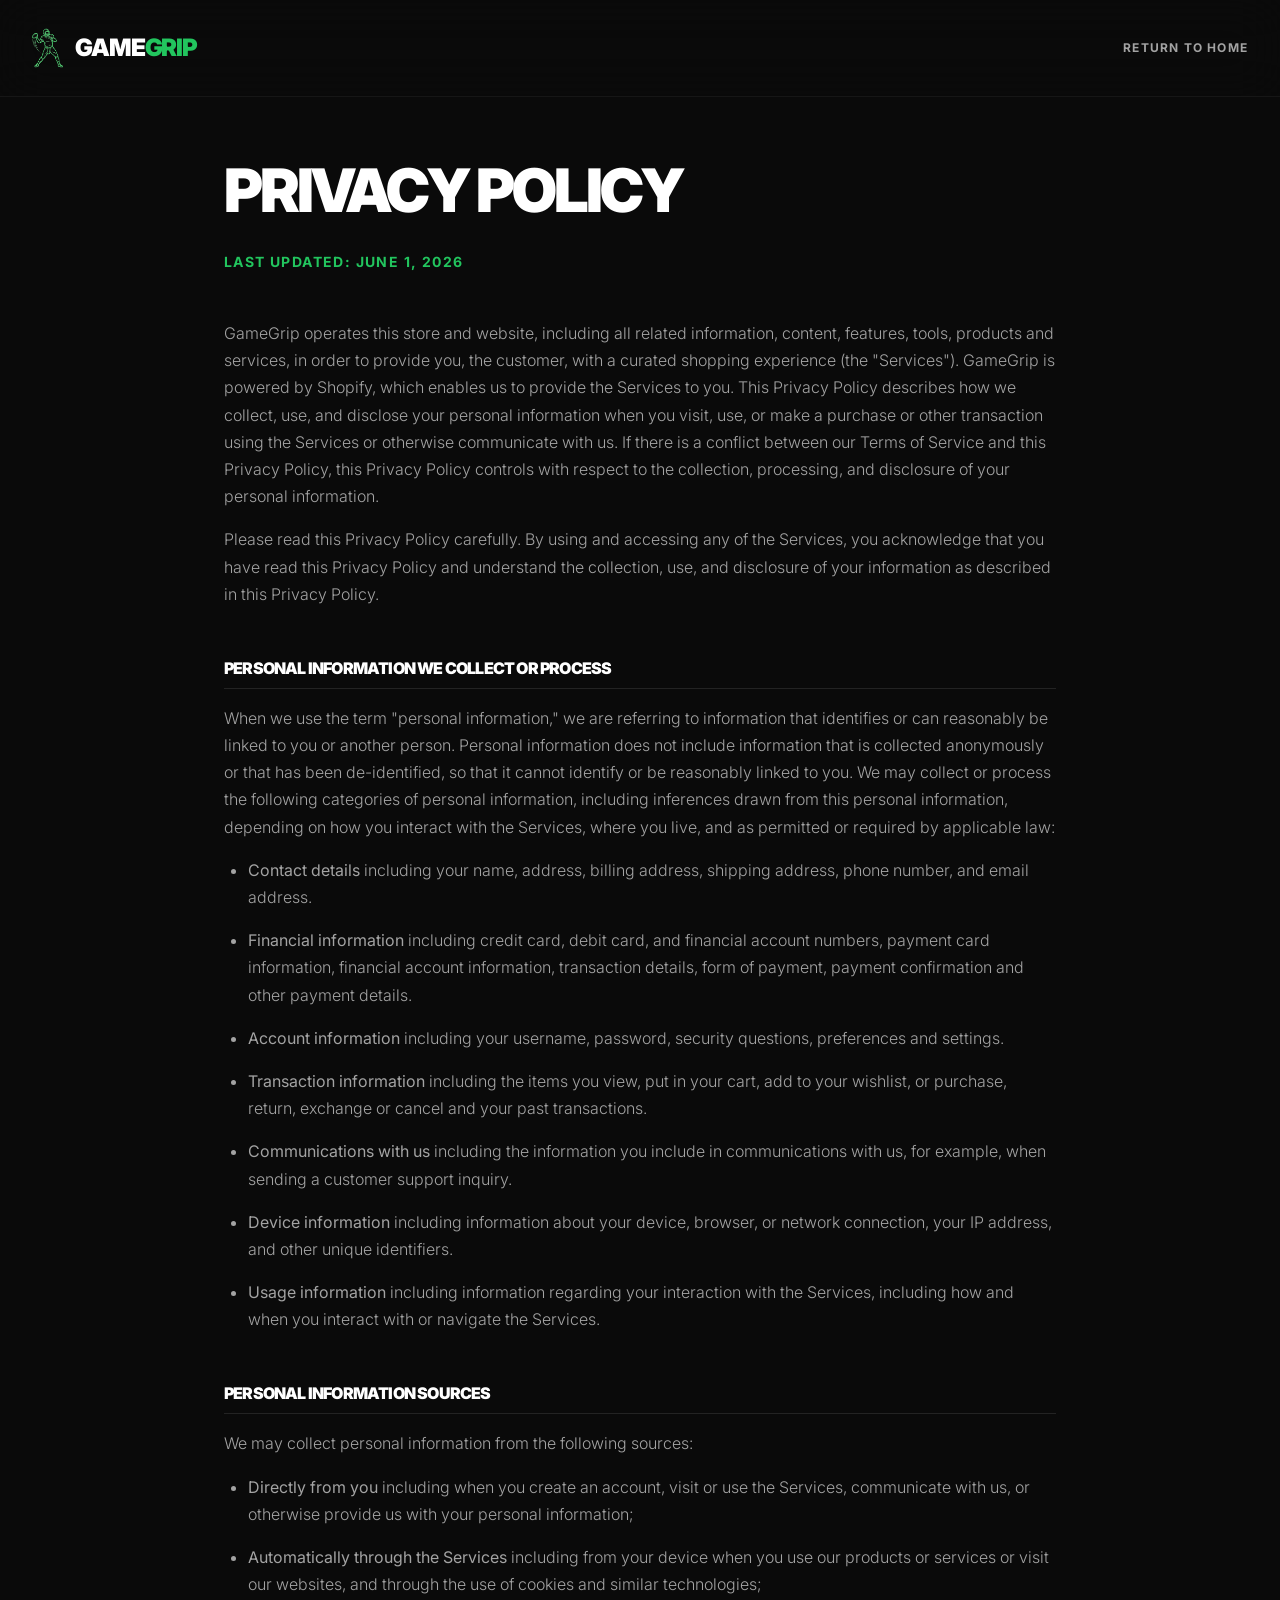
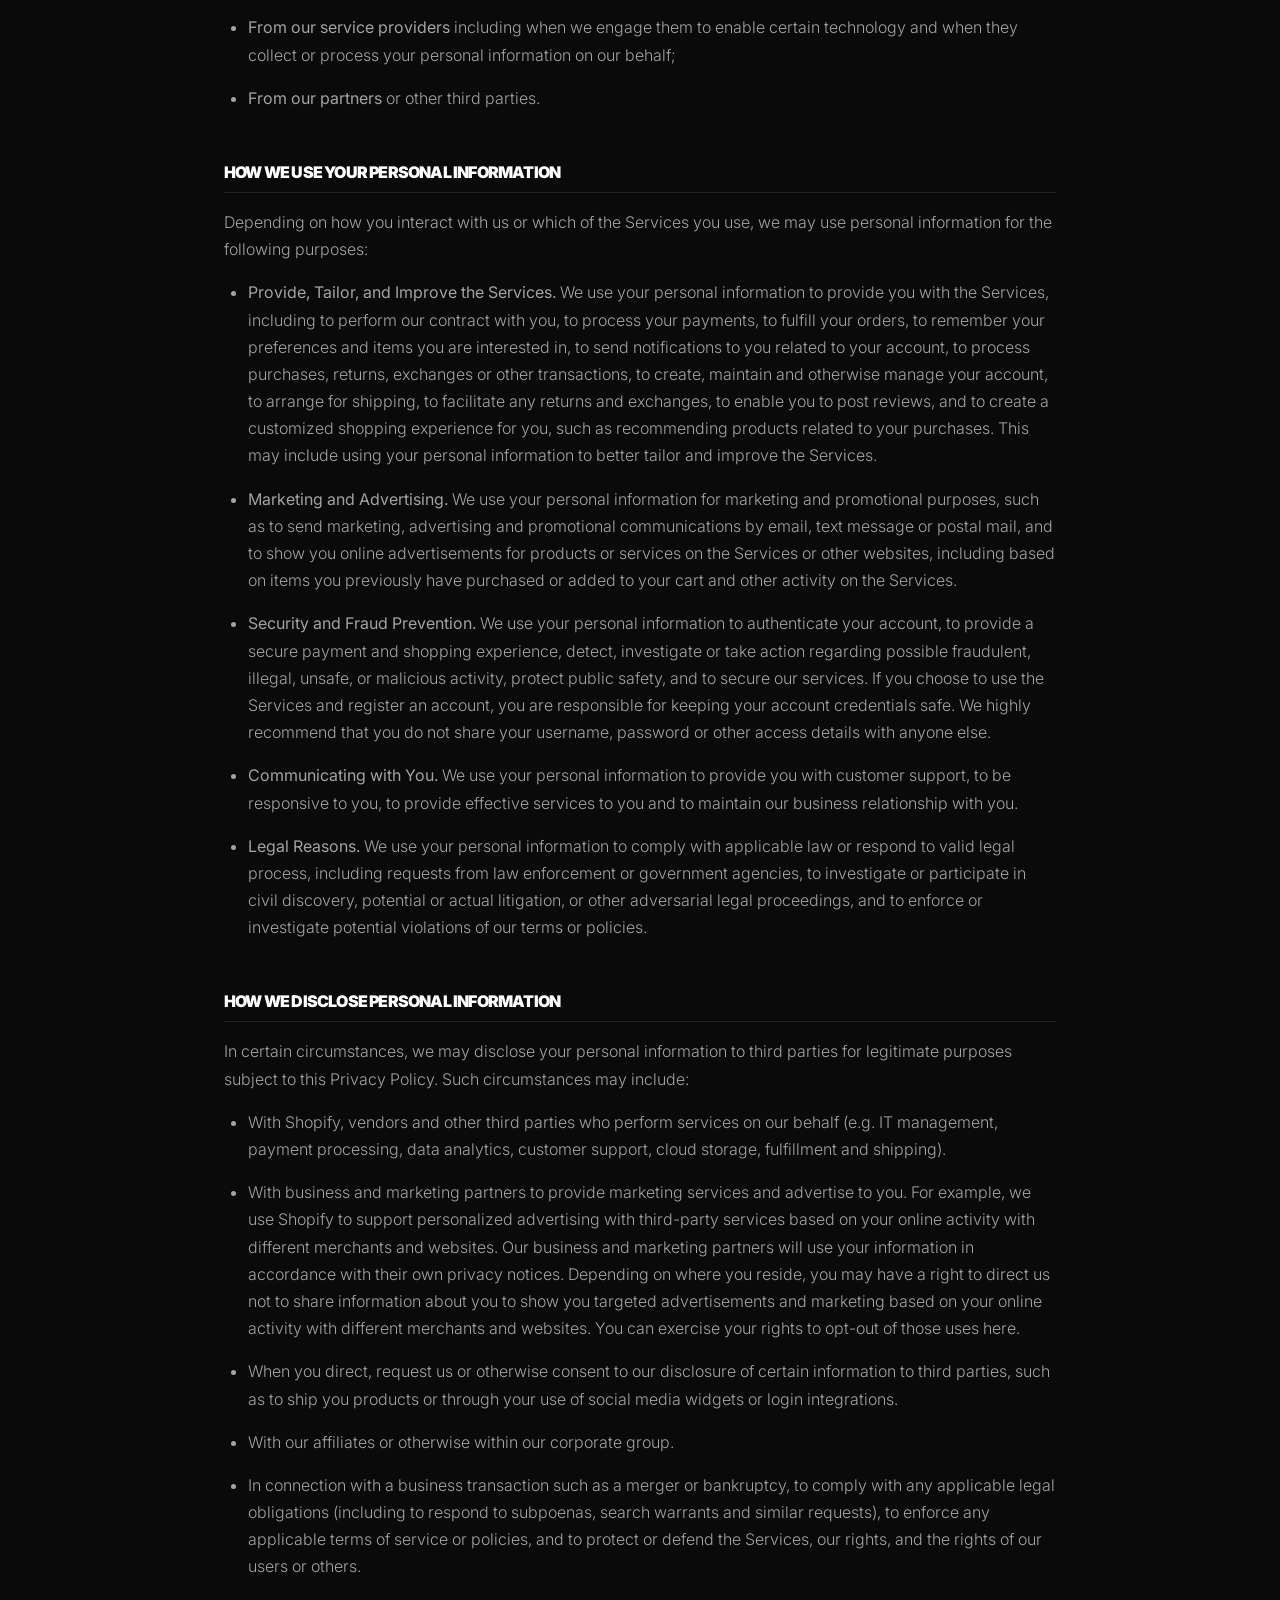
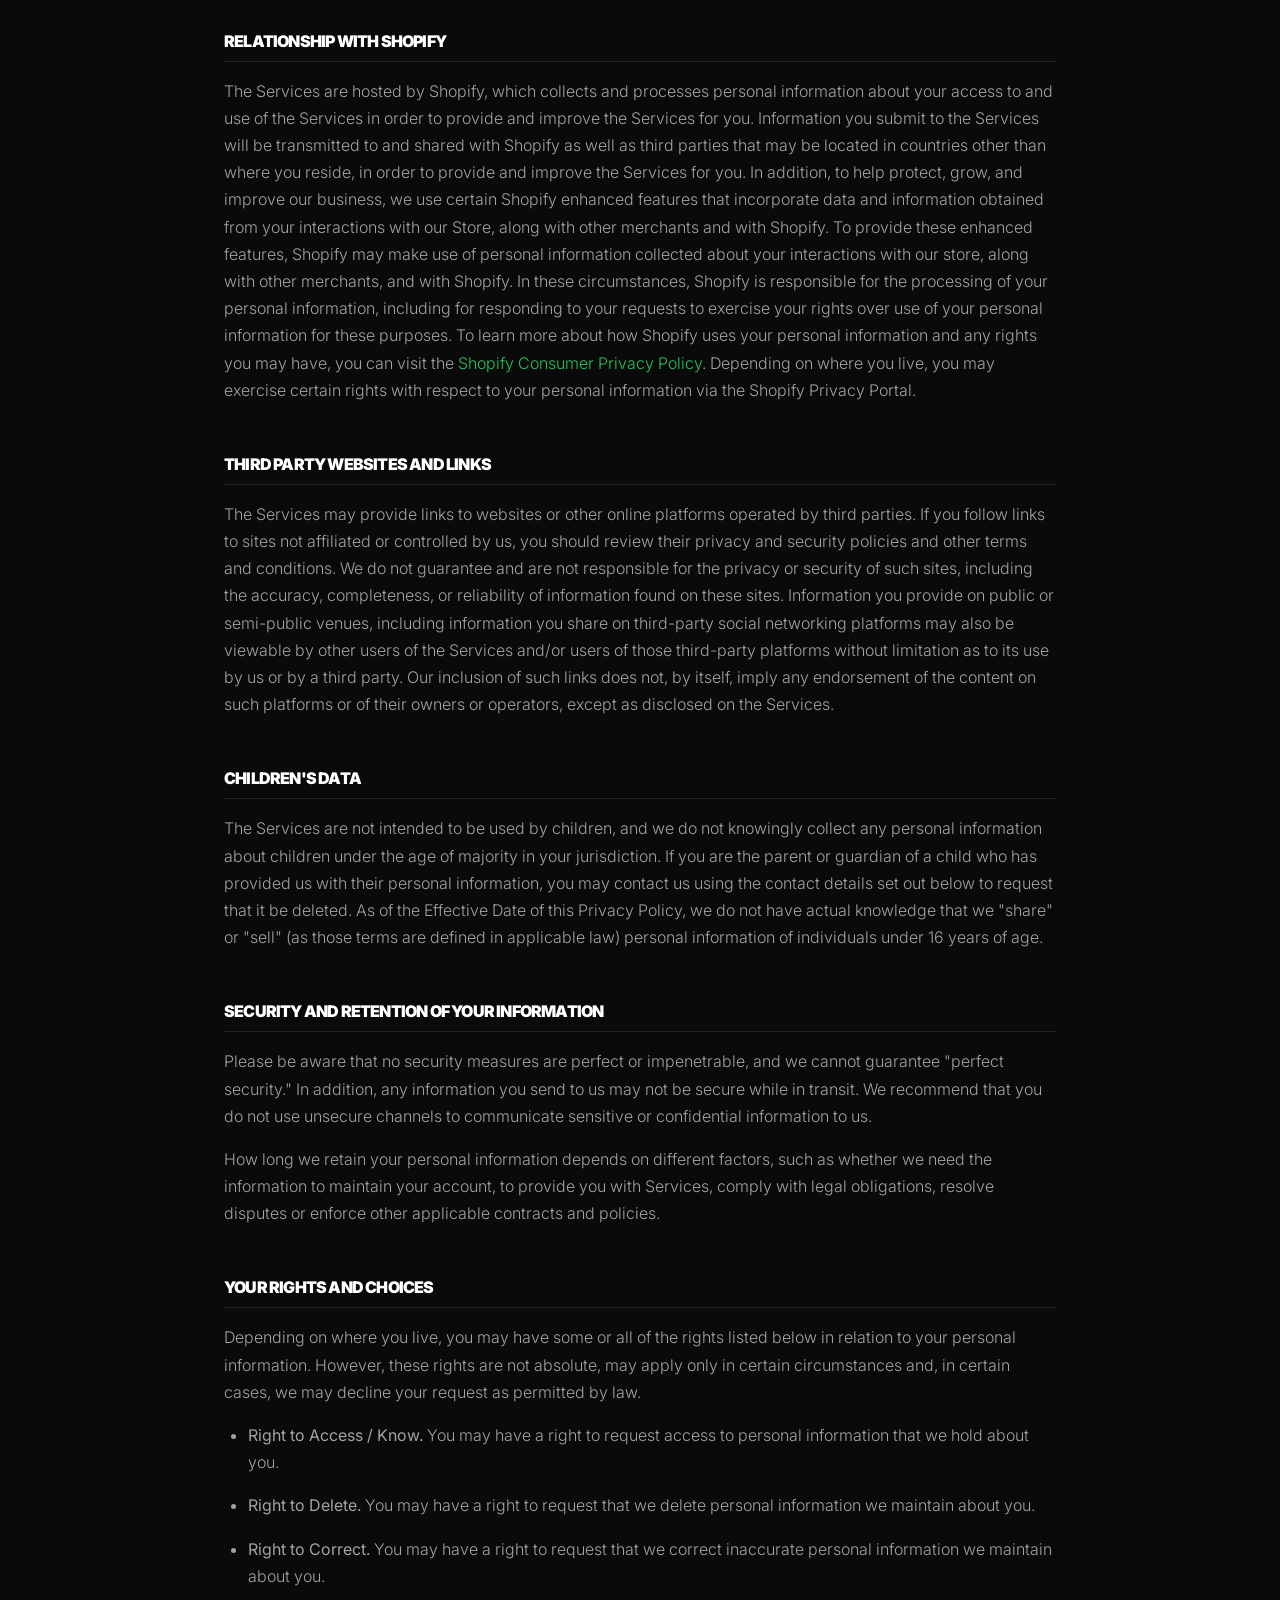
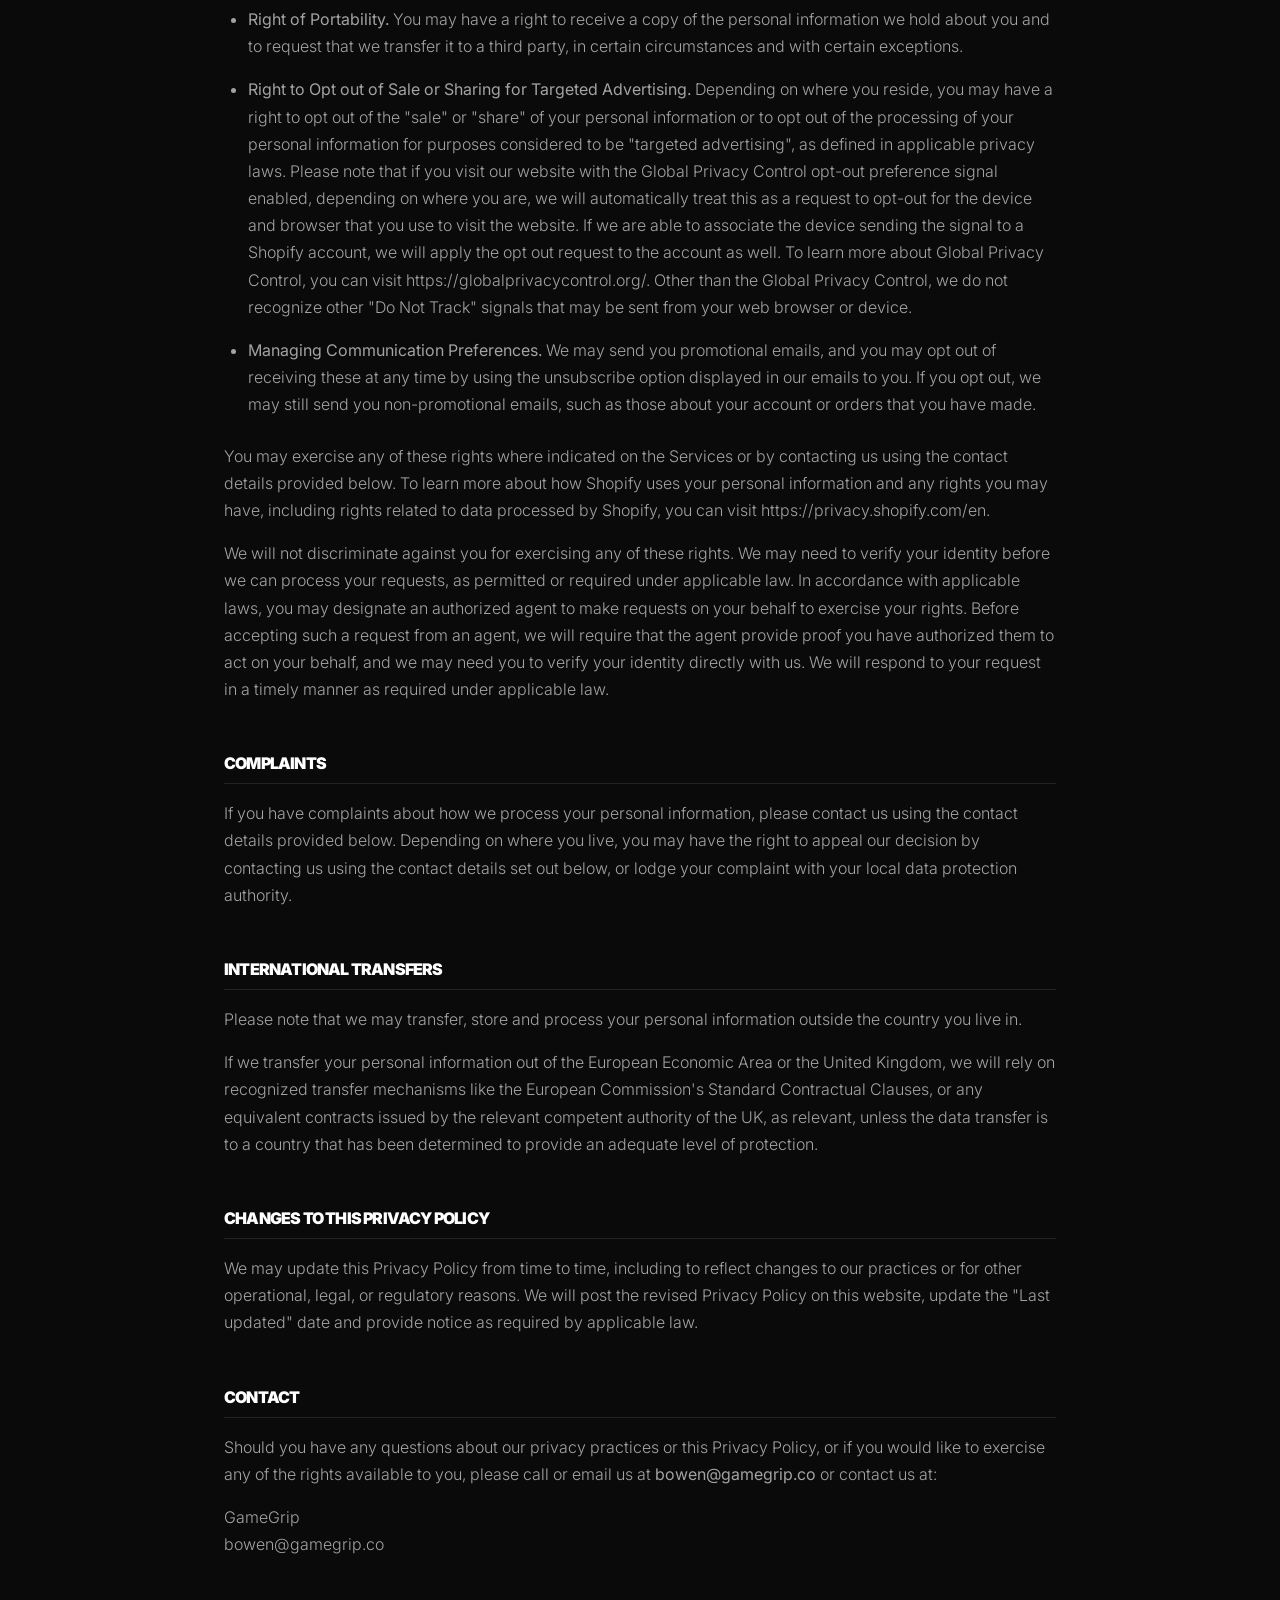
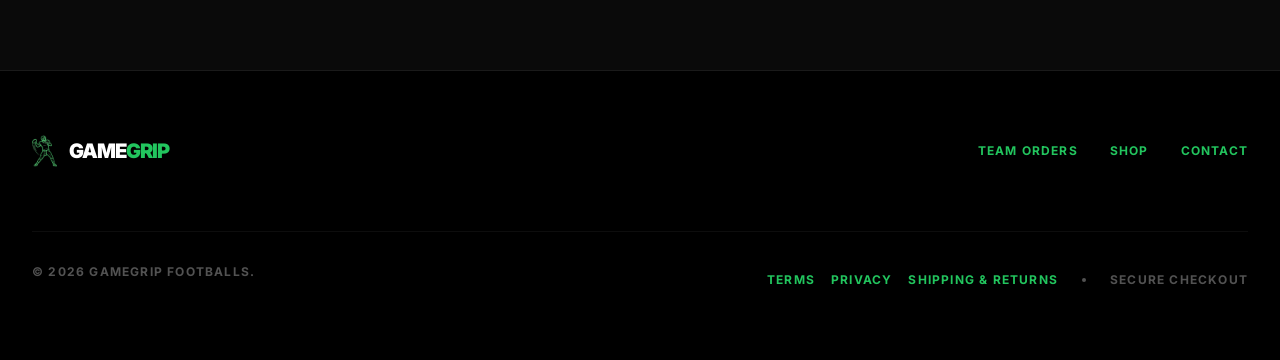
<file: privacy.html>
<!DOCTYPE html>
<html lang="en" class="scroll-smooth bg-neutral-950">
<head>
    <meta charset="UTF-8">
    <meta name="viewport" content="width=device-width, initial-scale=1.0">

    <!-- Primary SEO -->
    <title>Privacy Policy | GameGrip</title>
    <meta name="description" content="How GameGrip collects, uses, and protects your personal information when you shop for hand-prepped, mud-conditioned footballs and mail-in services.">
    <link rel="canonical" href="https://www.gamegrip.co/privacy.html">
    <meta name="robots" content="index, follow, max-image-preview:large">
    <meta name="theme-color" content="#0a0a0a">
    <meta name="author" content="GameGrip">

    <!-- Favicons -->
    <link rel="icon" type="image/png" href="favicon-96x96.png" sizes="96x96">
    <link rel="icon" type="image/svg+xml" href="favicon.svg">
    <link rel="shortcut icon" href="favicon.ico">
    <link rel="apple-touch-icon" sizes="180x180" href="apple-touch-icon.png">
    <link rel="manifest" href="site.webmanifest">

    <!-- Open Graph -->
    <meta property="og:type" content="website">
    <meta property="og:site_name" content="GameGrip">
    <meta property="og:title" content="Privacy Policy | GameGrip">
    <meta property="og:description" content="How GameGrip collects, uses, and protects your personal information when you shop for hand-prepped, mud-conditioned footballs and mail-in services.">
    <meta property="og:url" content="https://www.gamegrip.co/privacy.html">
    <meta property="og:image" content="https://www.gamegrip.co/og-image.png">

    <!-- Twitter -->
    <meta name="twitter:card" content="summary_large_image">
    <meta name="twitter:title" content="Privacy Policy | GameGrip">
    <meta name="twitter:description" content="How GameGrip collects, uses, and protects your personal information when you shop for hand-prepped, mud-conditioned footballs and mail-in services.">
    <meta name="twitter:image" content="https://www.gamegrip.co/og-image.png">

    <!-- Fonts: preconnect + load -->
    <link rel="preconnect" href="https://fonts.googleapis.com">
    <link rel="preconnect" href="https://fonts.gstatic.com" crossorigin>
    <link rel="stylesheet" href="https://fonts.googleapis.com/css2?family=Inter:ital,wght@0,300;0,400;0,500;0,700;0,900;1,900&display=swap">

    <!-- Shared site styles (purged Tailwind build + custom CSS) -->
    <link rel="stylesheet" href="styles.css">

    <!-- Page-specific styles -->
    <style>
body { 
            font-family: 'Inter', sans-serif; 
            background-color: #0a0a0a;
            color: #f5f5f5;
        }

        .selection-green::selection { background-color: #22c55e; color: white; }
        
        /* Tactile Noise Overlay */
        .bg-noise {
            position: fixed;
            inset: 0;
            z-index: -2;
            opacity: 0.04;
            pointer-events: none;
            background-image: url("data:image/svg+xml,%3Csvg viewBox='0 0 200 200' xmlns='http://www.w3.org/2000/svg'%3E%3Cfilter id='noiseFilter'%3E%3CfeTurbulence type='fractalNoise' baseFrequency='0.65' numOctaves='3' stitchTiles='stitch'/%3E%3C/filter%3E%3Crect width='100%25' height='100%25' filter='url(%23noiseFilter)'/%3E%3C/svg%3E");
        }

        /* Custom scrollbar */
        ::-webkit-scrollbar { width: 8px; }
        ::-webkit-scrollbar-track { background: #0a0a0a; }
        ::-webkit-scrollbar-thumb { background: #262626; border-radius: 4px; }
        ::-webkit-scrollbar-thumb:hover { background: #22c55e; }
        
        h1, h2, h3 { font-weight: 900; text-transform: uppercase; letter-spacing: -0.05em; }
        h2 { margin-top: 3rem; margin-bottom: 1rem; color: #fff; border-bottom: 1px solid rgba(255,255,255,0.1); padding-bottom: 0.5rem; }
        h3 { margin-top: 1.5rem; margin-bottom: 0.5rem; color: #d4d4d4; font-size: 1.1rem; }
        p, li { color: #a3a3a3; margin-bottom: 1rem; line-height: 1.7; font-weight: 300; }
        ul { margin-bottom: 1.5rem; padding-left: 1.5rem; list-style-type: disc; color: #a3a3a3; }
        a { color: #22c55e; text-decoration: none; }
        a:hover { text-decoration: underline; }
    </style>
</head>
<body class="text-neutral-100 selection-green relative flex flex-col min-h-screen">

    <div class="bg-noise"></div>

    <!-- Navbar -->
    <nav class="fixed w-full z-50 bg-[#0a0a0a]/80 backdrop-blur-xl border-b border-white/5 transition-all duration-300">
        <div class="max-w-7xl mx-auto px-4 sm:px-6 lg:px-8">
            <div class="flex justify-between items-center h-24">
                <a href="index.html" class="flex items-center gap-3 group">
                    <img src="logo.png" alt="GameGrip logo" width="160" height="40" decoding="async" class="h-10 w-auto object-contain transition-transform group-hover:scale-105" onerror="this.style.display='none'; this.nextElementSibling.style.display='flex';">
                    <div style="display:none;" class="items-center gap-2">
                        <svg xmlns="http://www.w3.org/2000/svg" class="h-8 w-8 text-green-500" viewBox="0 0 24 24" fill="none" stroke="currentColor" stroke-width="2" stroke-linecap="round" stroke-linejoin="round"><circle cx="12" cy="12" r="10"/><circle cx="12" cy="12" r="6"/><circle cx="12" cy="12" r="2"/></svg>
                    </div>
                    <span class="font-black text-2xl tracking-tighter uppercase text-white">Game<span class="text-green-500">Grip</span></span>
                </a>
                
                <div class="hidden md:flex items-center space-x-10">
                    <a href="index.html" class="text-xs font-bold uppercase tracking-widest text-neutral-400 hover:text-green-400 transition-colors">Return to Home</a>
                </div>
            </div>
        </div>
    </nav>

    <!-- Main Content -->
    <main class="flex-grow pt-40 pb-24 relative z-10">
        <div class="max-w-4xl mx-auto px-4 sm:px-6 lg:px-8">
            <h1 class="text-5xl md:text-6xl text-white mb-8">Privacy Policy</h1>
            <p class="text-sm font-bold uppercase tracking-widest text-green-500 mb-12">Last Updated: June 1, 2026</p>

            <div class="prose prose-invert max-w-none">
                <p>GameGrip operates this store and website, including all related information, content, features, tools, products and services, in order to provide you, the customer, with a curated shopping experience (the "Services"). GameGrip is powered by Shopify, which enables us to provide the Services to you. This Privacy Policy describes how we collect, use, and disclose your personal information when you visit, use, or make a purchase or other transaction using the Services or otherwise communicate with us. If there is a conflict between our Terms of Service and this Privacy Policy, this Privacy Policy controls with respect to the collection, processing, and disclosure of your personal information.</p>
                <p>Please read this Privacy Policy carefully. By using and accessing any of the Services, you acknowledge that you have read this Privacy Policy and understand the collection, use, and disclosure of your information as described in this Privacy Policy.</p>

                <h2>Personal Information We Collect or Process</h2>
                <p>When we use the term "personal information," we are referring to information that identifies or can reasonably be linked to you or another person. Personal information does not include information that is collected anonymously or that has been de-identified, so that it cannot identify or be reasonably linked to you. We may collect or process the following categories of personal information, including inferences drawn from this personal information, depending on how you interact with the Services, where you live, and as permitted or required by applicable law:</p>
                <ul>
                    <li><strong>Contact details</strong> including your name, address, billing address, shipping address, phone number, and email address.</li>
                    <li><strong>Financial information</strong> including credit card, debit card, and financial account numbers, payment card information, financial account information, transaction details, form of payment, payment confirmation and other payment details.</li>
                    <li><strong>Account information</strong> including your username, password, security questions, preferences and settings.</li>
                    <li><strong>Transaction information</strong> including the items you view, put in your cart, add to your wishlist, or purchase, return, exchange or cancel and your past transactions.</li>
                    <li><strong>Communications with us</strong> including the information you include in communications with us, for example, when sending a customer support inquiry.</li>
                    <li><strong>Device information</strong> including information about your device, browser, or network connection, your IP address, and other unique identifiers.</li>
                    <li><strong>Usage information</strong> including information regarding your interaction with the Services, including how and when you interact with or navigate the Services.</li>
                </ul>

                <h2>Personal Information Sources</h2>
                <p>We may collect personal information from the following sources:</p>
                <ul>
                    <li><strong>Directly from you</strong> including when you create an account, visit or use the Services, communicate with us, or otherwise provide us with your personal information;</li>
                    <li><strong>Automatically through the Services</strong> including from your device when you use our products or services or visit our websites, and through the use of cookies and similar technologies;</li>
                    <li><strong>From our service providers</strong> including when we engage them to enable certain technology and when they collect or process your personal information on our behalf;</li>
                    <li><strong>From our partners</strong> or other third parties.</li>
                </ul>

                <h2>How We Use Your Personal Information</h2>
                <p>Depending on how you interact with us or which of the Services you use, we may use personal information for the following purposes:</p>
                <ul>
                    <li><strong>Provide, Tailor, and Improve the Services.</strong> We use your personal information to provide you with the Services, including to perform our contract with you, to process your payments, to fulfill your orders, to remember your preferences and items you are interested in, to send notifications to you related to your account, to process purchases, returns, exchanges or other transactions, to create, maintain and otherwise manage your account, to arrange for shipping, to facilitate any returns and exchanges, to enable you to post reviews, and to create a customized shopping experience for you, such as recommending products related to your purchases. This may include using your personal information to better tailor and improve the Services.</li>
                    <li><strong>Marketing and Advertising.</strong> We use your personal information for marketing and promotional purposes, such as to send marketing, advertising and promotional communications by email, text message or postal mail, and to show you online advertisements for products or services on the Services or other websites, including based on items you previously have purchased or added to your cart and other activity on the Services.</li>
                    <li><strong>Security and Fraud Prevention.</strong> We use your personal information to authenticate your account, to provide a secure payment and shopping experience, detect, investigate or take action regarding possible fraudulent, illegal, unsafe, or malicious activity, protect public safety, and to secure our services. If you choose to use the Services and register an account, you are responsible for keeping your account credentials safe. We highly recommend that you do not share your username, password or other access details with anyone else.</li>
                    <li><strong>Communicating with You.</strong> We use your personal information to provide you with customer support, to be responsive to you, to provide effective services to you and to maintain our business relationship with you.</li>
                    <li><strong>Legal Reasons.</strong> We use your personal information to comply with applicable law or respond to valid legal process, including requests from law enforcement or government agencies, to investigate or participate in civil discovery, potential or actual litigation, or other adversarial legal proceedings, and to enforce or investigate potential violations of our terms or policies.</li>
                </ul>

                <h2>How We Disclose Personal Information</h2>
                <p>In certain circumstances, we may disclose your personal information to third parties for legitimate purposes subject to this Privacy Policy. Such circumstances may include:</p>
                <ul>
                    <li>With Shopify, vendors and other third parties who perform services on our behalf (e.g. IT management, payment processing, data analytics, customer support, cloud storage, fulfillment and shipping).</li>
                    <li>With business and marketing partners to provide marketing services and advertise to you. For example, we use Shopify to support personalized advertising with third-party services based on your online activity with different merchants and websites. Our business and marketing partners will use your information in accordance with their own privacy notices. Depending on where you reside, you may have a right to direct us not to share information about you to show you targeted advertisements and marketing based on your online activity with different merchants and websites. You can exercise your rights to opt-out of those uses here.</li>
                    <li>When you direct, request us or otherwise consent to our disclosure of certain information to third parties, such as to ship you products or through your use of social media widgets or login integrations.</li>
                    <li>With our affiliates or otherwise within our corporate group.</li>
                    <li>In connection with a business transaction such as a merger or bankruptcy, to comply with any applicable legal obligations (including to respond to subpoenas, search warrants and similar requests), to enforce any applicable terms of service or policies, and to protect or defend the Services, our rights, and the rights of our users or others.</li>
                </ul>

                <h2>Relationship with Shopify</h2>
                <p>The Services are hosted by Shopify, which collects and processes personal information about your access to and use of the Services in order to provide and improve the Services for you. Information you submit to the Services will be transmitted to and shared with Shopify as well as third parties that may be located in countries other than where you reside, in order to provide and improve the Services for you. In addition, to help protect, grow, and improve our business, we use certain Shopify enhanced features that incorporate data and information obtained from your interactions with our Store, along with other merchants and with Shopify. To provide these enhanced features, Shopify may make use of personal information collected about your interactions with our store, along with other merchants, and with Shopify. In these circumstances, Shopify is responsible for the processing of your personal information, including for responding to your requests to exercise your rights over use of your personal information for these purposes. To learn more about how Shopify uses your personal information and any rights you may have, you can visit the <a href="https://privacy.shopify.com/en" target="_blank" rel="noopener noreferrer">Shopify Consumer Privacy Policy</a>. Depending on where you live, you may exercise certain rights with respect to your personal information via the Shopify Privacy Portal.</p>

                <h2>Third Party Websites and Links</h2>
                <p>The Services may provide links to websites or other online platforms operated by third parties. If you follow links to sites not affiliated or controlled by us, you should review their privacy and security policies and other terms and conditions. We do not guarantee and are not responsible for the privacy or security of such sites, including the accuracy, completeness, or reliability of information found on these sites. Information you provide on public or semi-public venues, including information you share on third-party social networking platforms may also be viewable by other users of the Services and/or users of those third-party platforms without limitation as to its use by us or by a third party. Our inclusion of such links does not, by itself, imply any endorsement of the content on such platforms or of their owners or operators, except as disclosed on the Services.</p>

                <h2>Children's Data</h2>
                <p>The Services are not intended to be used by children, and we do not knowingly collect any personal information about children under the age of majority in your jurisdiction. If you are the parent or guardian of a child who has provided us with their personal information, you may contact us using the contact details set out below to request that it be deleted. As of the Effective Date of this Privacy Policy, we do not have actual knowledge that we "share" or "sell" (as those terms are defined in applicable law) personal information of individuals under 16 years of age.</p>

                <h2>Security and Retention of Your Information</h2>
                <p>Please be aware that no security measures are perfect or impenetrable, and we cannot guarantee "perfect security." In addition, any information you send to us may not be secure while in transit. We recommend that you do not use unsecure channels to communicate sensitive or confidential information to us.</p>
                <p>How long we retain your personal information depends on different factors, such as whether we need the information to maintain your account, to provide you with Services, comply with legal obligations, resolve disputes or enforce other applicable contracts and policies.</p>

                <h2>Your Rights and Choices</h2>
                <p>Depending on where you live, you may have some or all of the rights listed below in relation to your personal information. However, these rights are not absolute, may apply only in certain circumstances and, in certain cases, we may decline your request as permitted by law.</p>
                <ul>
                    <li><strong>Right to Access / Know.</strong> You may have a right to request access to personal information that we hold about you.</li>
                    <li><strong>Right to Delete.</strong> You may have a right to request that we delete personal information we maintain about you.</li>
                    <li><strong>Right to Correct.</strong> You may have a right to request that we correct inaccurate personal information we maintain about you.</li>
                    <li><strong>Right of Portability.</strong> You may have a right to receive a copy of the personal information we hold about you and to request that we transfer it to a third party, in certain circumstances and with certain exceptions.</li>
                    <li><strong>Right to Opt out of Sale or Sharing for Targeted Advertising.</strong> Depending on where you reside, you may have a right to opt out of the "sale" or "share" of your personal information or to opt out of the processing of your personal information for purposes considered to be "targeted advertising", as defined in applicable privacy laws. Please note that if you visit our website with the Global Privacy Control opt-out preference signal enabled, depending on where you are, we will automatically treat this as a request to opt-out for the device and browser that you use to visit the website. If we are able to associate the device sending the signal to a Shopify account, we will apply the opt out request to the account as well. To learn more about Global Privacy Control, you can visit https://globalprivacycontrol.org/. Other than the Global Privacy Control, we do not recognize other "Do Not Track" signals that may be sent from your web browser or device.</li>
                    <li><strong>Managing Communication Preferences.</strong> We may send you promotional emails, and you may opt out of receiving these at any time by using the unsubscribe option displayed in our emails to you. If you opt out, we may still send you non-promotional emails, such as those about your account or orders that you have made.</li>
                </ul>
                <p>You may exercise any of these rights where indicated on the Services or by contacting us using the contact details provided below. To learn more about how Shopify uses your personal information and any rights you may have, including rights related to data processed by Shopify, you can visit https://privacy.shopify.com/en.</p>
                <p>We will not discriminate against you for exercising any of these rights. We may need to verify your identity before we can process your requests, as permitted or required under applicable law. In accordance with applicable laws, you may designate an authorized agent to make requests on your behalf to exercise your rights. Before accepting such a request from an agent, we will require that the agent provide proof you have authorized them to act on your behalf, and we may need you to verify your identity directly with us. We will respond to your request in a timely manner as required under applicable law.</p>

                <h2>Complaints</h2>
                <p>If you have complaints about how we process your personal information, please contact us using the contact details provided below. Depending on where you live, you may have the right to appeal our decision by contacting us using the contact details set out below, or lodge your complaint with your local data protection authority.</p>

                <h2>International Transfers</h2>
                <p>Please note that we may transfer, store and process your personal information outside the country you live in.</p>
                <p>If we transfer your personal information out of the European Economic Area or the United Kingdom, we will rely on recognized transfer mechanisms like the European Commission's Standard Contractual Clauses, or any equivalent contracts issued by the relevant competent authority of the UK, as relevant, unless the data transfer is to a country that has been determined to provide an adequate level of protection.</p>

                <h2>Changes to This Privacy Policy</h2>
                <p>We may update this Privacy Policy from time to time, including to reflect changes to our practices or for other operational, legal, or regulatory reasons. We will post the revised Privacy Policy on this website, update the "Last updated" date and provide notice as required by applicable law.</p>

                <h2>Contact</h2>
                <p>Should you have any questions about our privacy practices or this Privacy Policy, or if you would like to exercise any of the rights available to you, please call or email us at <strong>bowen@gamegrip.co</strong> or contact us at:</p>
                <p>
                    GameGrip<br>
                    bowen@gamegrip.co
                </p>
            </div>
        </div>
    </main>

    <!-- Footer -->
    <footer class="bg-black py-16 border-t border-white/10 relative z-10">
        <div class="max-w-7xl mx-auto px-4 sm:px-6 lg:px-8">
            <div class="flex flex-col md:flex-row justify-between items-center gap-10">
                <a href="index.html" class="flex items-center gap-3 group">
                    <img src="logo.png" alt="GameGrip logo" width="128" height="32" loading="lazy" decoding="async" class="h-8 w-auto object-contain transition-transform group-hover:scale-105" onerror="this.style.display='none'; this.nextElementSibling.style.display='flex';">
                    <div style="display:none;" class="items-center gap-2">
                        <svg xmlns="http://www.w3.org/2000/svg" class="h-6 w-6 text-green-500" viewBox="0 0 24 24" fill="none" stroke="currentColor" stroke-width="2" stroke-linecap="round" stroke-linejoin="round"><circle cx="12" cy="12" r="10"/><circle cx="12" cy="12" r="6"/><circle cx="12" cy="12" r="2"/></svg>
                    </div>
                    <span class="font-black text-xl tracking-tighter uppercase text-white">Game<span class="text-green-500">Grip</span></span>
                </a>
                
                <div class="flex flex-wrap justify-center gap-8 text-xs font-bold text-neutral-500 uppercase tracking-widest">
                    <a href="index.html#contact" class="hover:text-green-400 transition-colors">Team Orders</a>
                    <a href="index.html#shop" class="hover:text-green-400 transition-colors">Shop</a>
                    <a href="index.html#contact" class="hover:text-green-400 transition-colors">Contact</a>
                </div>
            </div>
            
            <div class="mt-16 pt-8 border-t border-white/5 flex flex-col md:flex-row justify-between items-center gap-4">
                <p class="text-xs text-neutral-600 font-bold uppercase tracking-widest">&copy; <span id="year"></span> GameGrip Footballs.</p>
                <div class="flex items-center gap-6 text-xs text-neutral-600 font-bold uppercase tracking-widest">
                   <div class="flex gap-4">
                       <a href="terms.html" class="hover:text-white transition-colors">Terms</a>
                       <a href="privacy.html" class="hover:text-white transition-colors">Privacy</a>
                       <a href="shipping.html" class="hover:text-white transition-colors">Shipping & Returns</a>
                   </div>
                   <div class="h-1 w-1 rounded-full bg-neutral-600 hidden md:block"></div>
                   <span class="hidden md:inline">Secure Checkout</span>
                </div>
            </div>
        </div>
    </footer>
    <script>
        document.getElementById('year').textContent = new Date().getFullYear();
    </script>
</body>
</html>
</file>
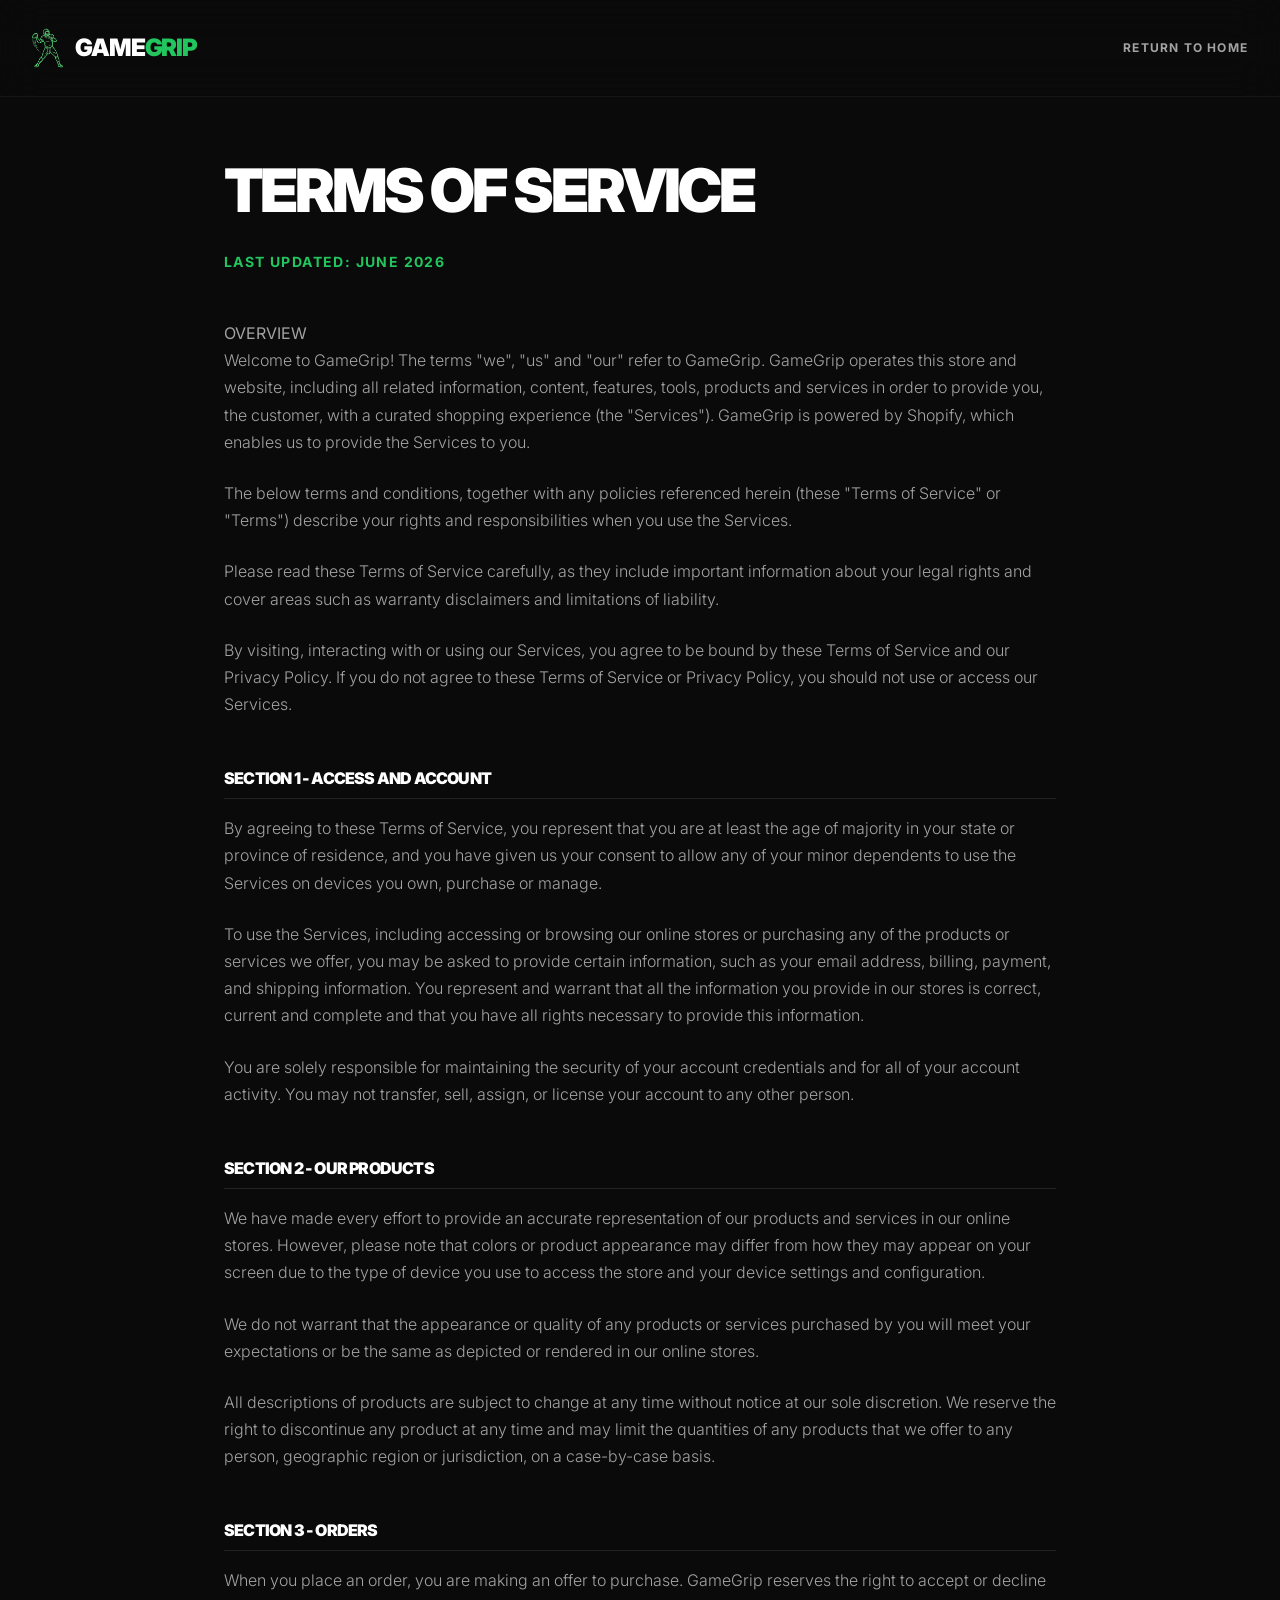
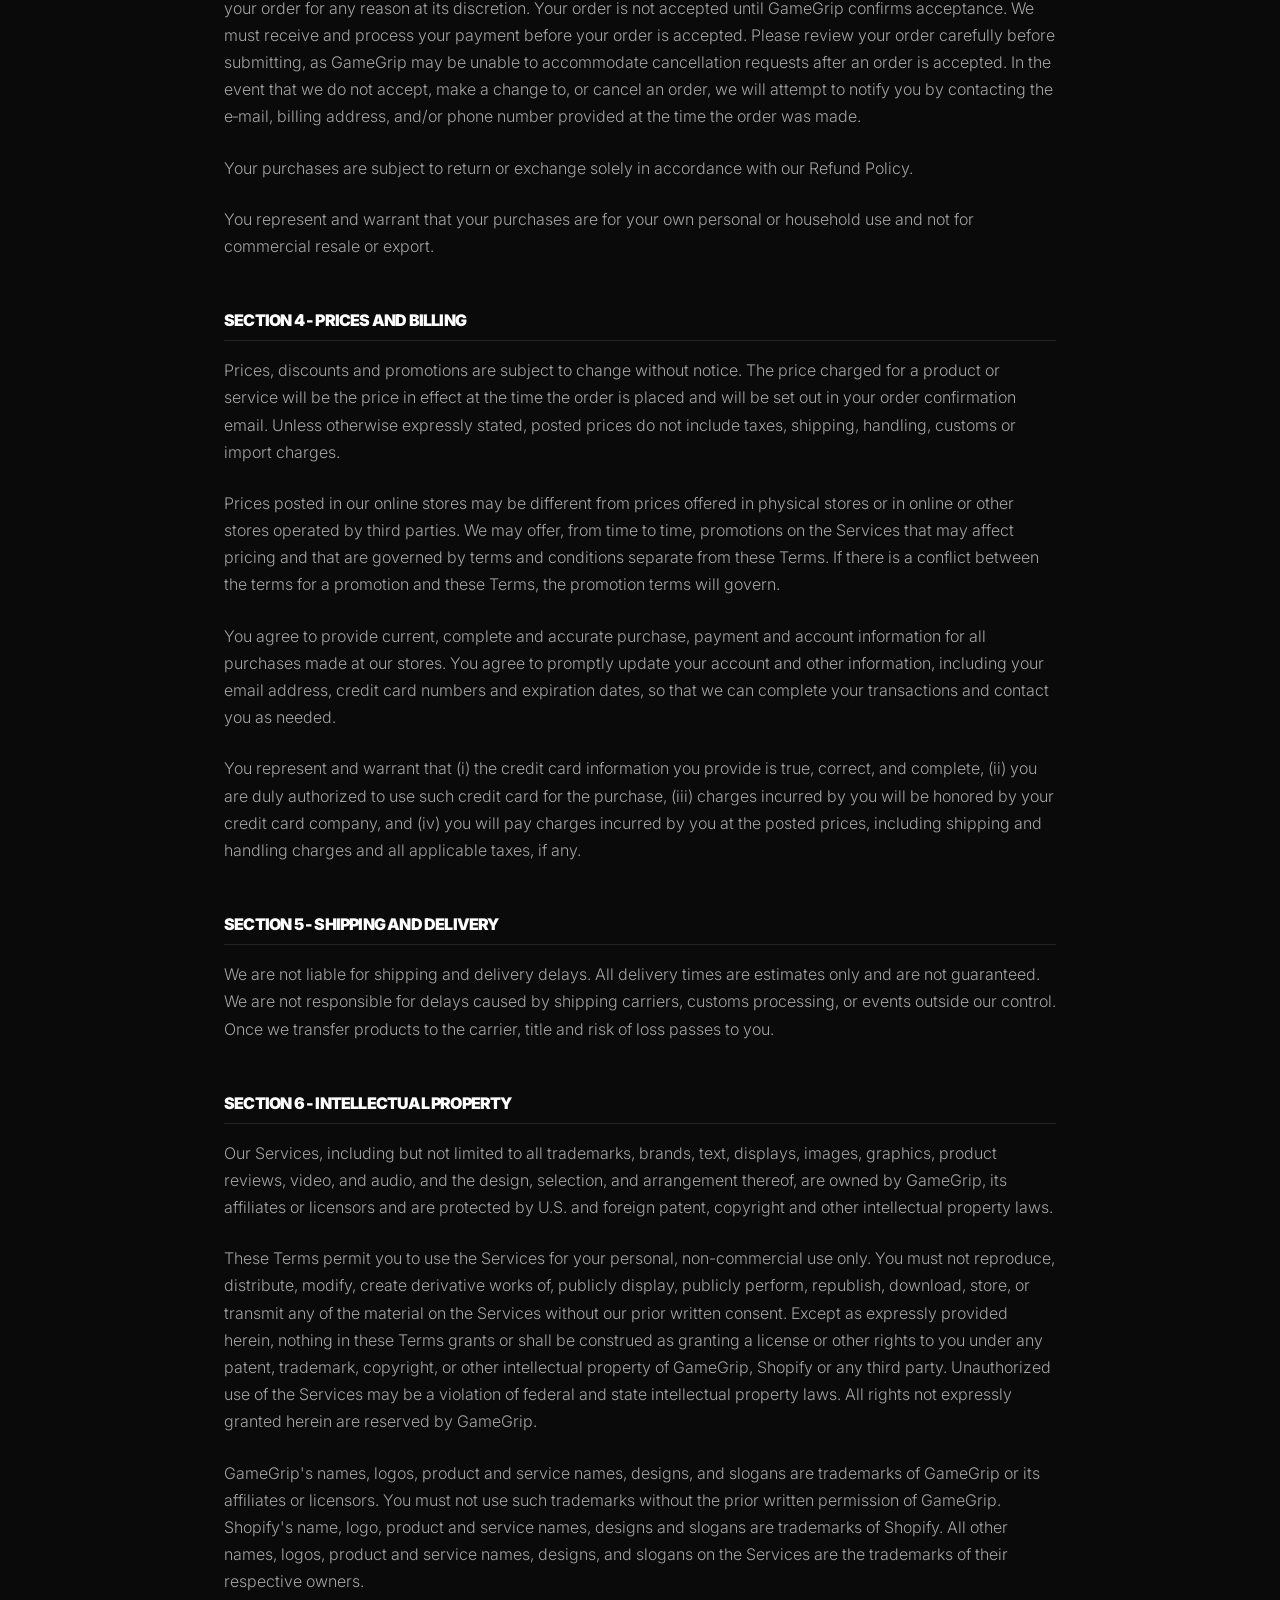
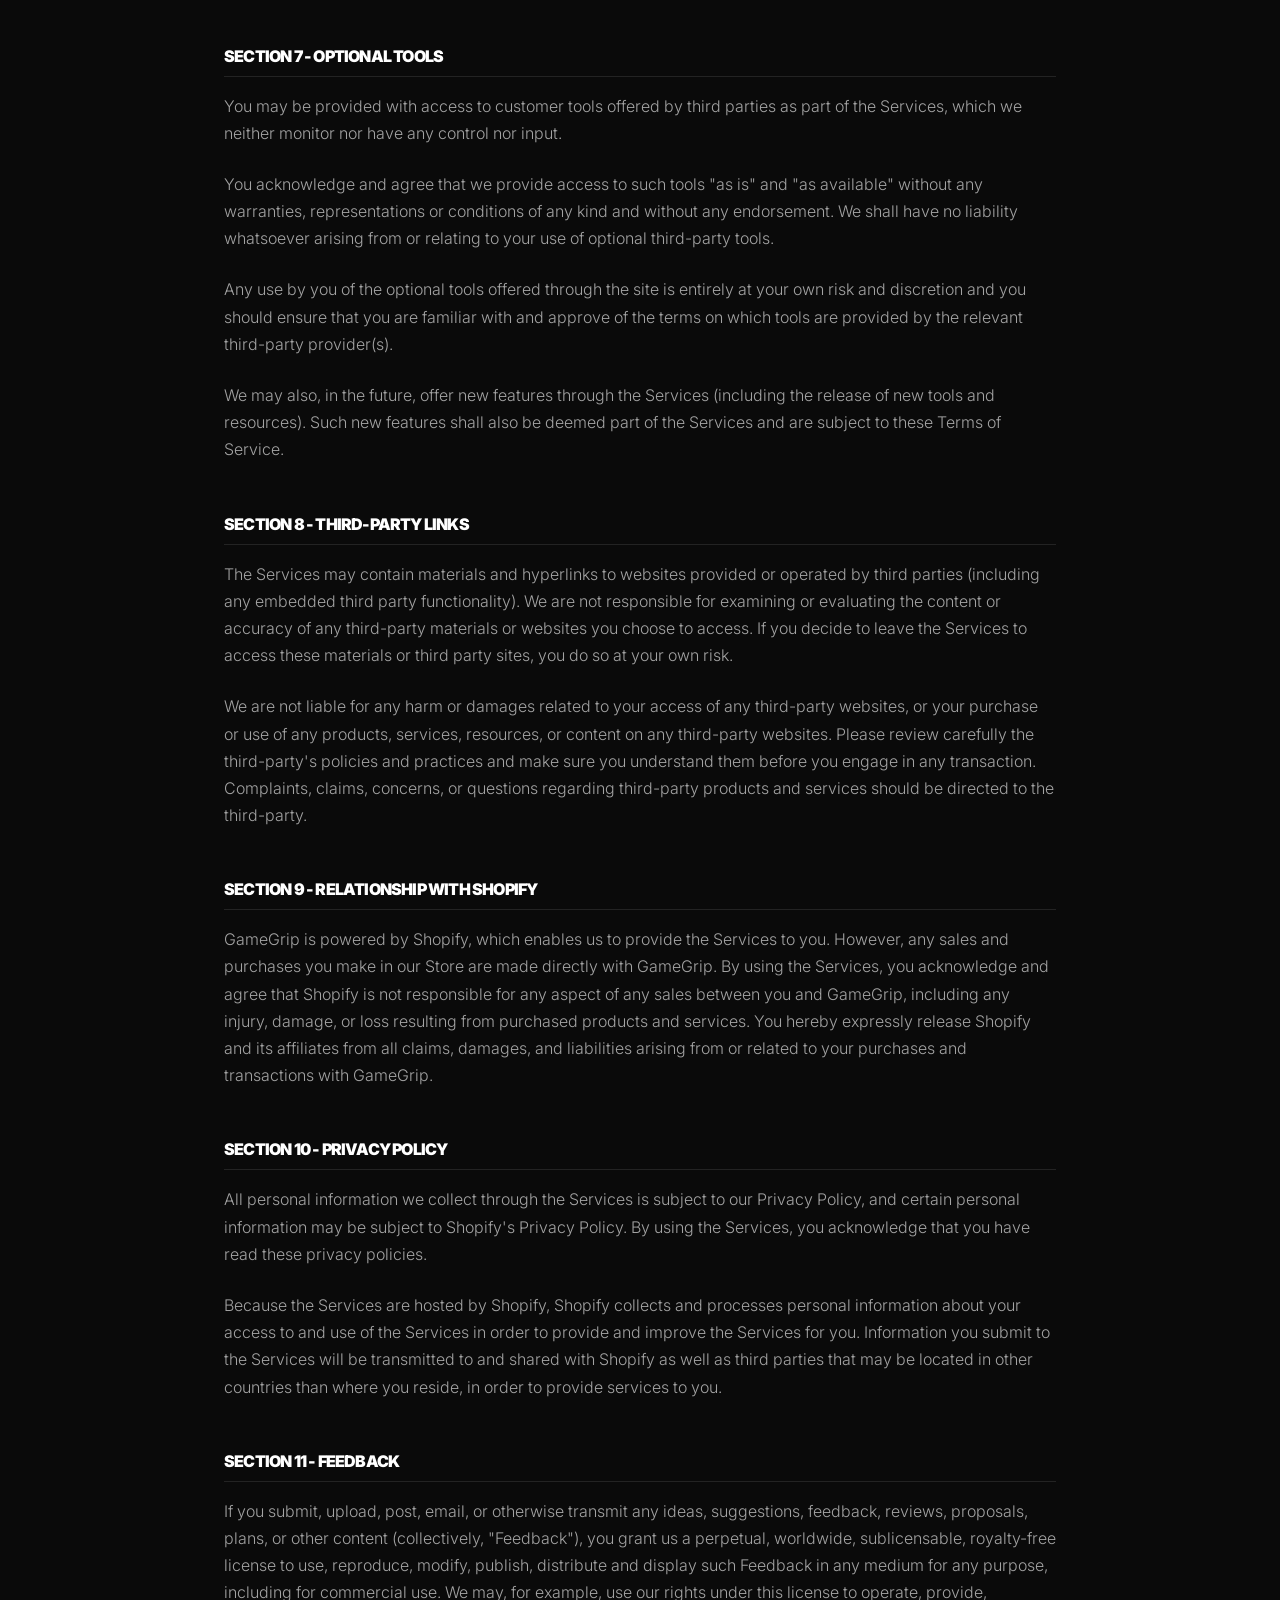
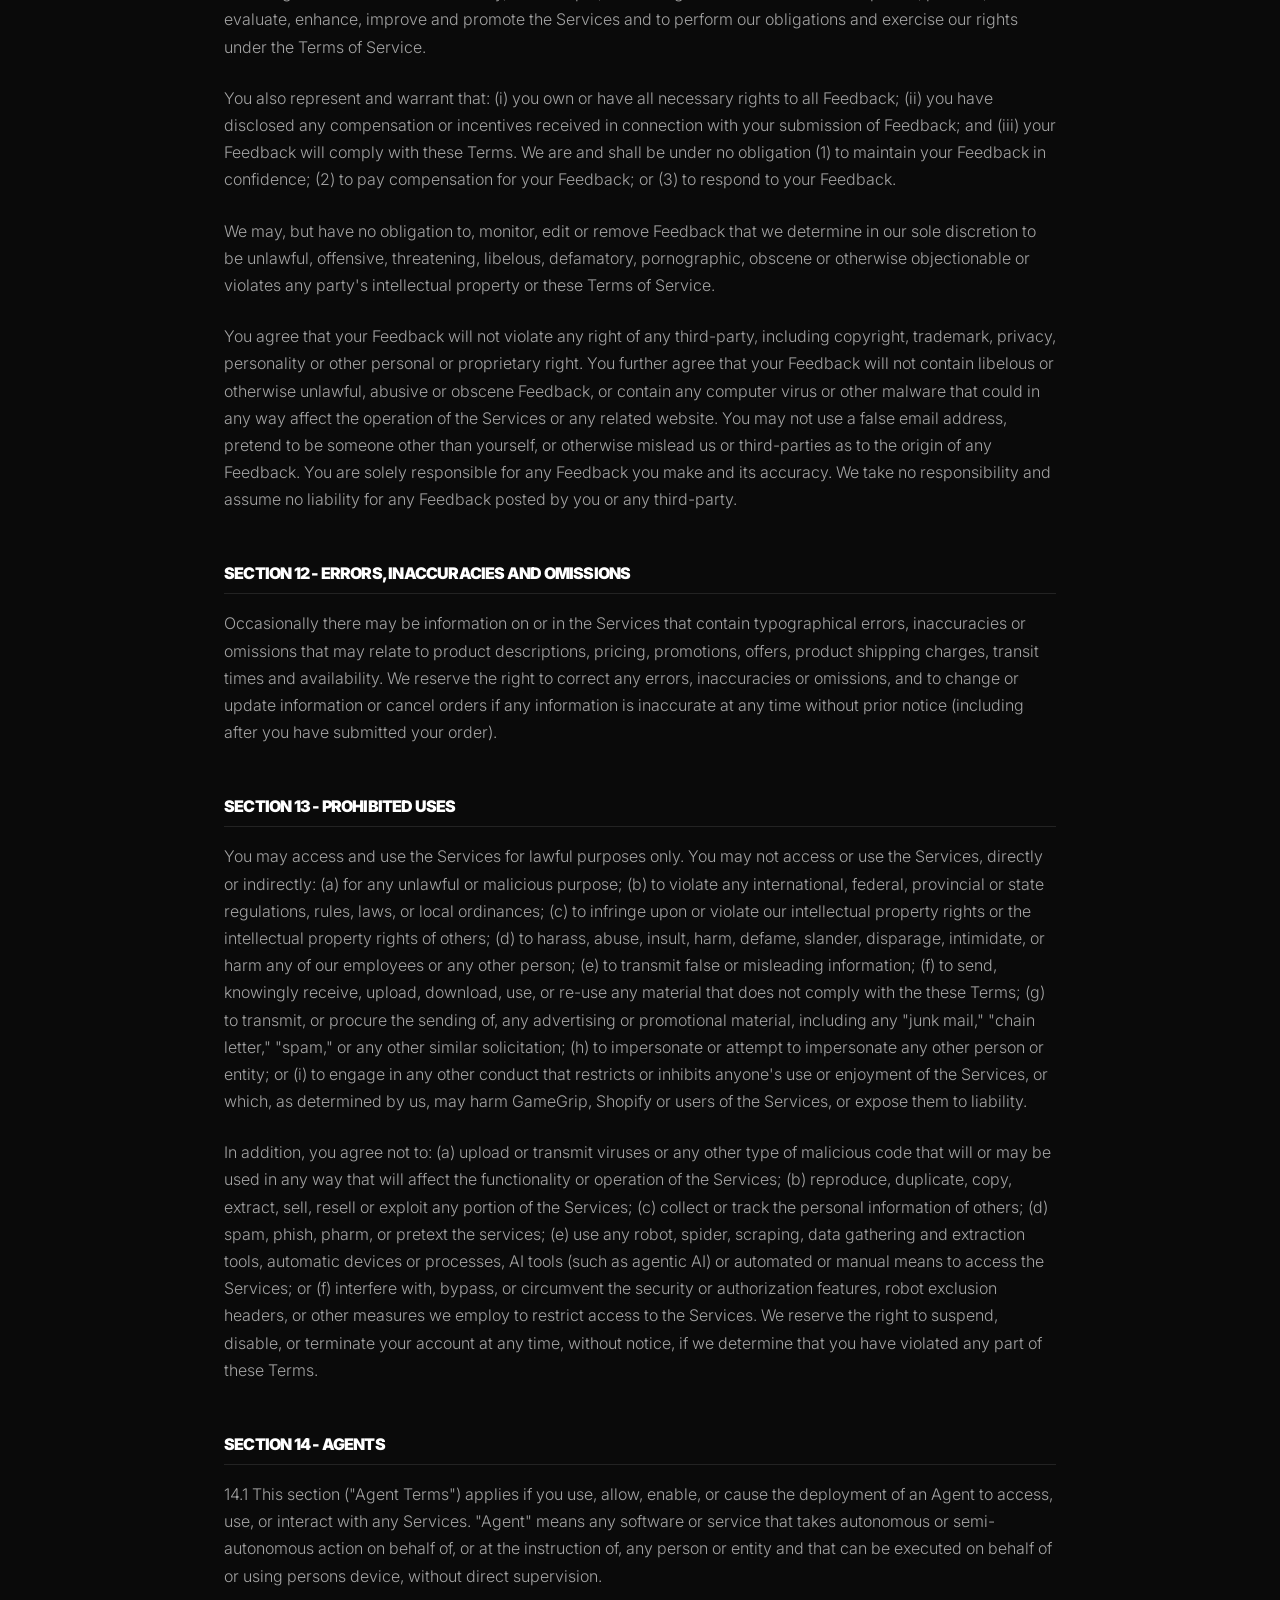
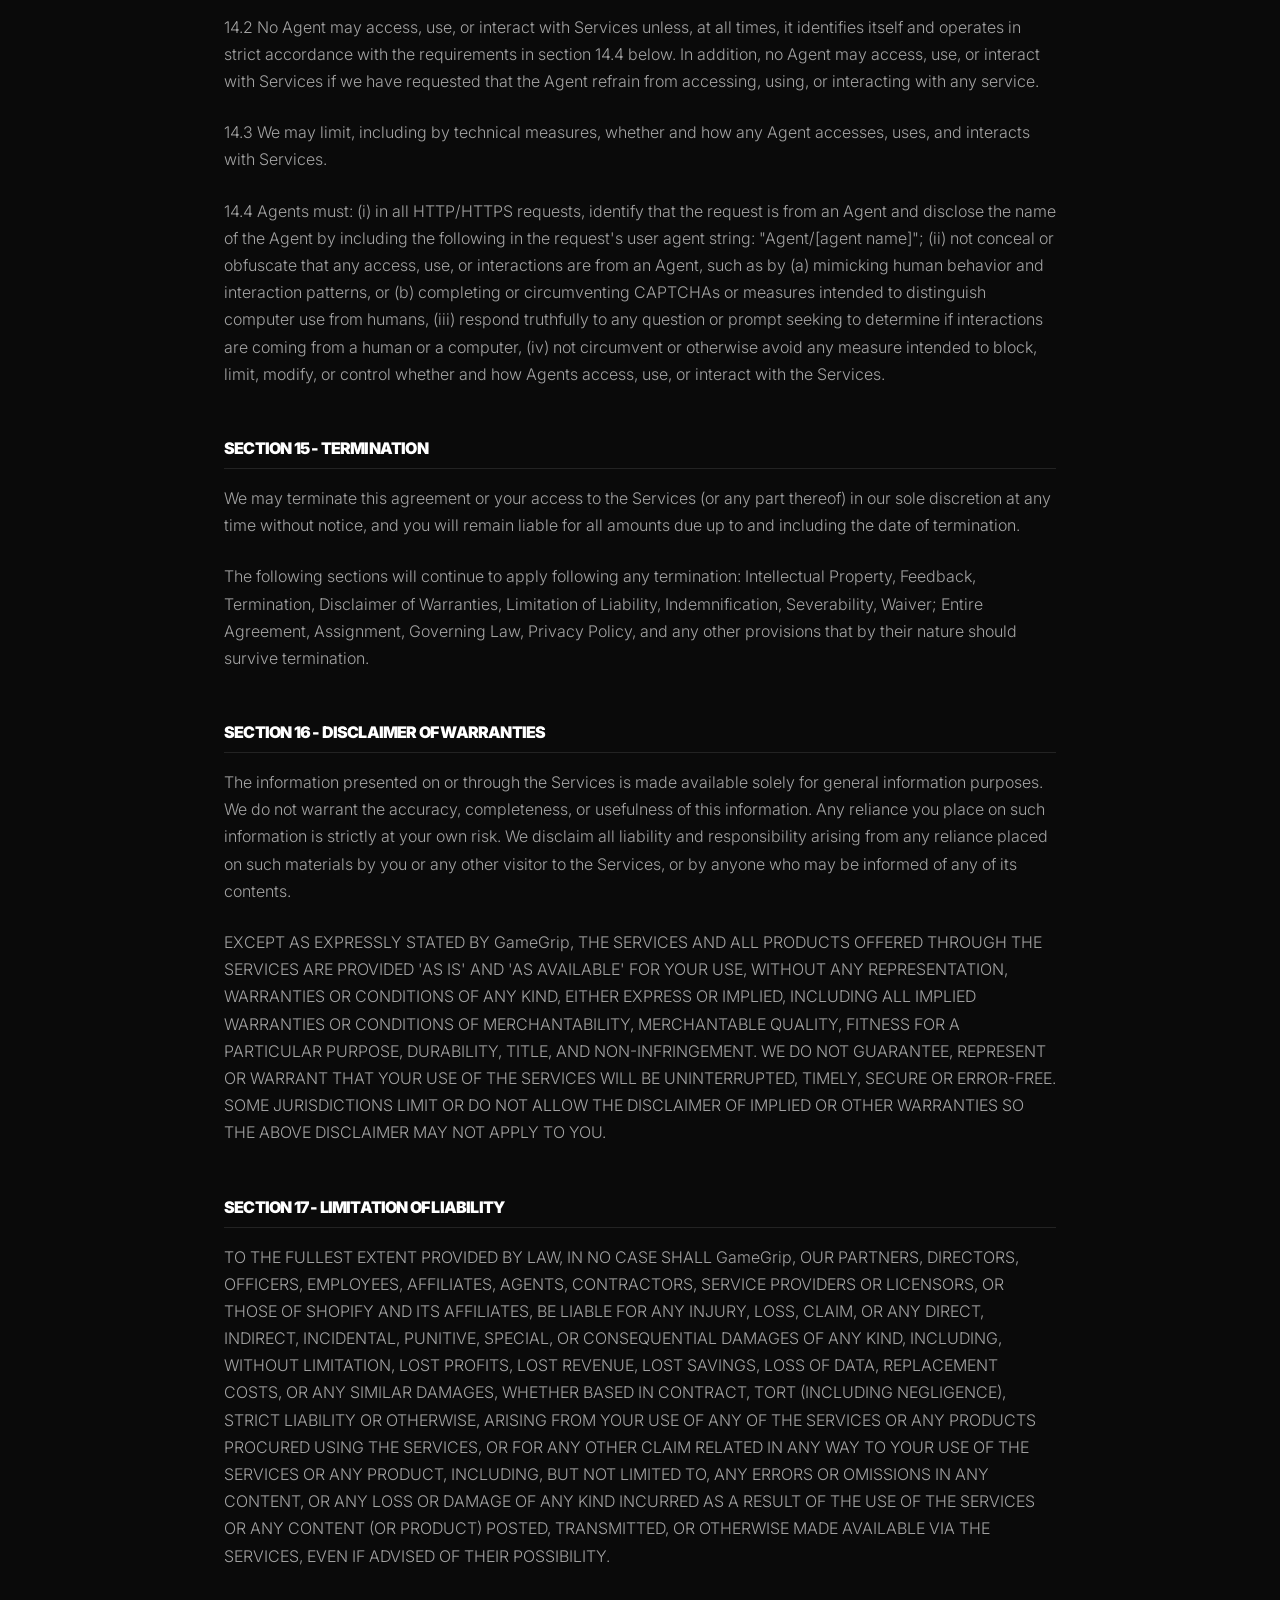
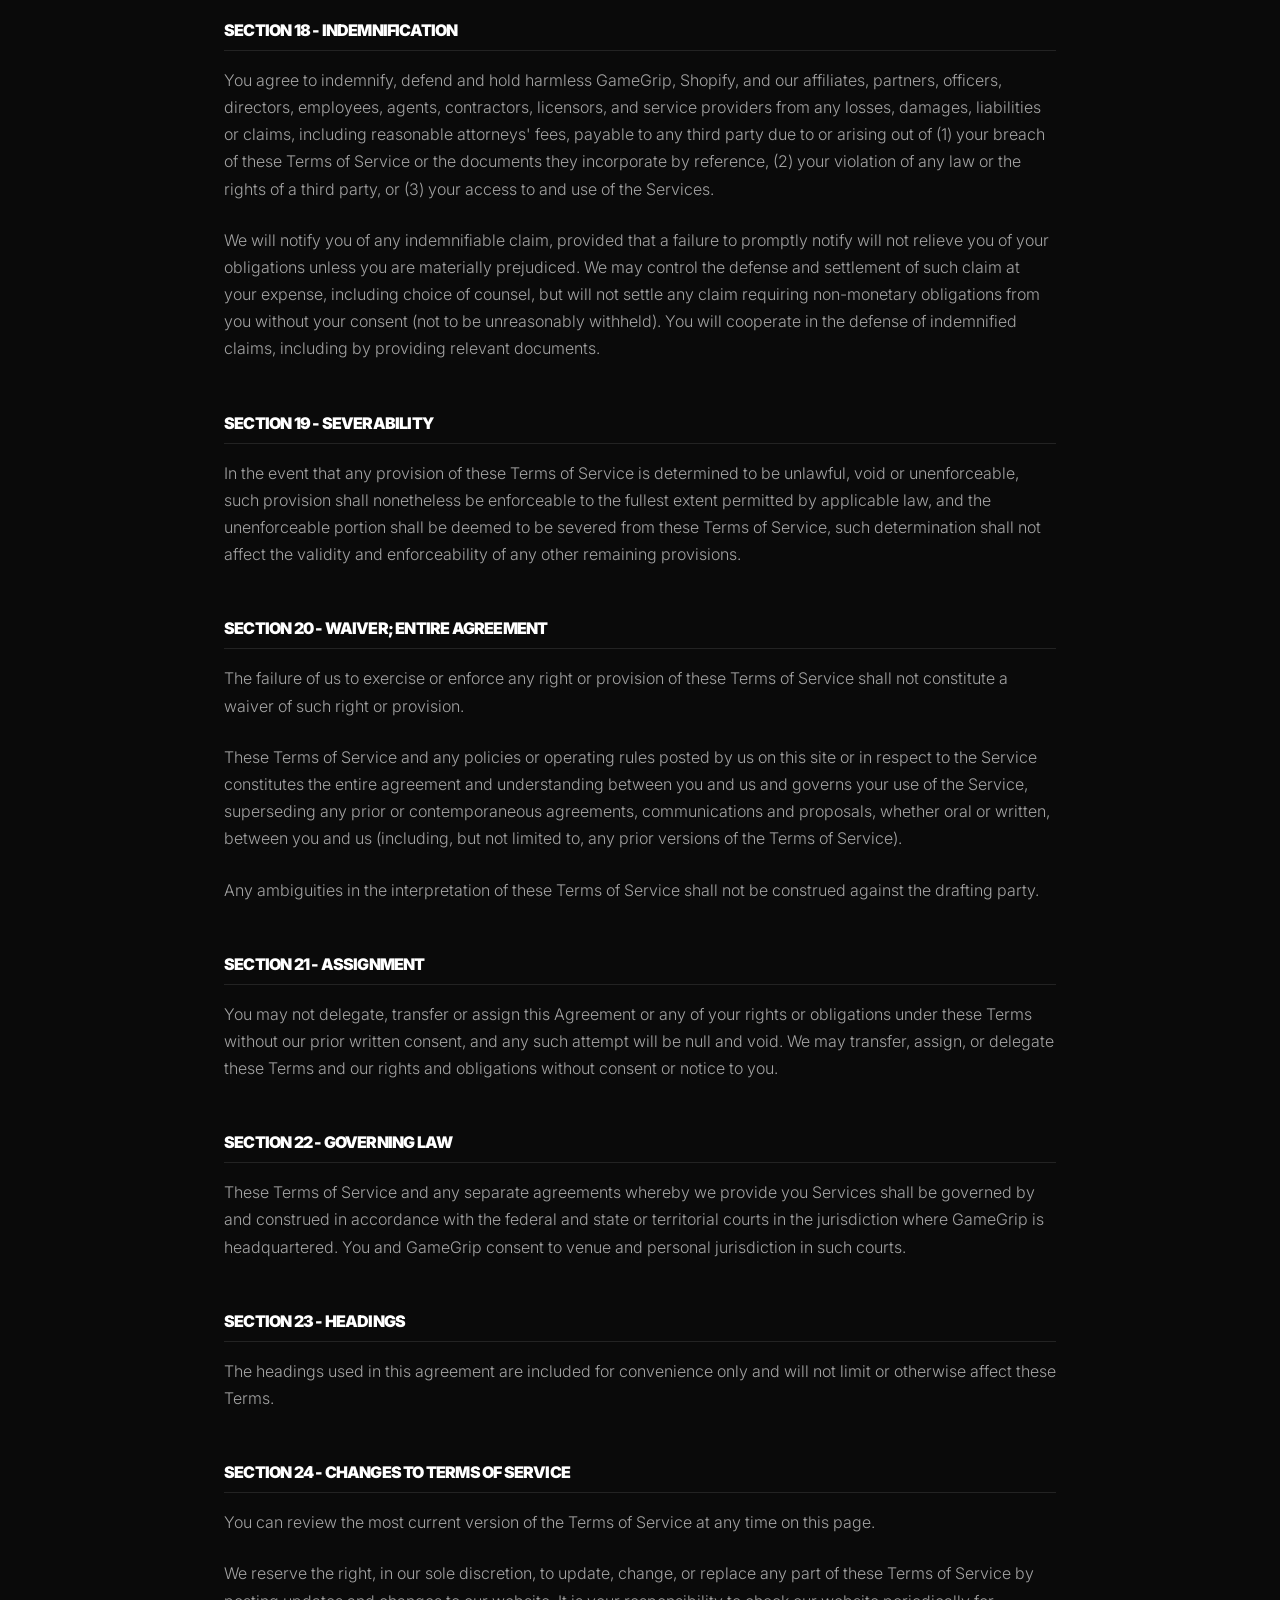
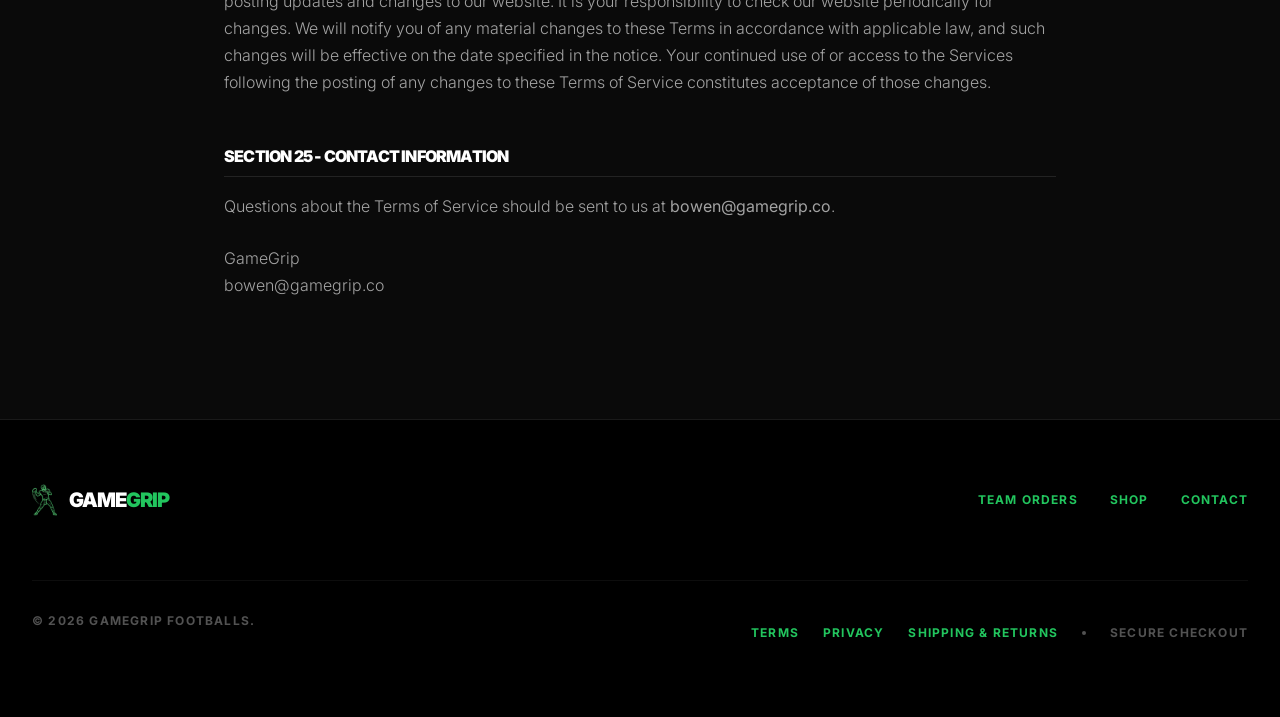
<file: terms.html>
<!DOCTYPE html>
<html lang="en" class="scroll-smooth bg-neutral-950">
<head>
    <meta charset="UTF-8">
    <meta name="viewport" content="width=device-width, initial-scale=1.0">

    <!-- Primary SEO -->
    <title>Terms of Service | GameGrip</title>
    <meta name="description" content="GameGrip's terms of service covering orders, pricing, shipping, returns, and use of our hand-prepped football conditioning products and services.">
    <link rel="canonical" href="https://www.gamegrip.co/terms.html">
    <meta name="robots" content="index, follow, max-image-preview:large">
    <meta name="theme-color" content="#0a0a0a">
    <meta name="author" content="GameGrip">

    <!-- Favicons -->
    <link rel="icon" type="image/png" href="favicon-96x96.png" sizes="96x96">
    <link rel="icon" type="image/svg+xml" href="favicon.svg">
    <link rel="shortcut icon" href="favicon.ico">
    <link rel="apple-touch-icon" sizes="180x180" href="apple-touch-icon.png">
    <link rel="manifest" href="site.webmanifest">

    <!-- Open Graph -->
    <meta property="og:type" content="website">
    <meta property="og:site_name" content="GameGrip">
    <meta property="og:title" content="Terms of Service | GameGrip">
    <meta property="og:description" content="GameGrip's terms of service covering orders, pricing, shipping, returns, and use of our hand-prepped football conditioning products and services.">
    <meta property="og:url" content="https://www.gamegrip.co/terms.html">
    <meta property="og:image" content="https://www.gamegrip.co/og-image.png">

    <!-- Twitter -->
    <meta name="twitter:card" content="summary_large_image">
    <meta name="twitter:title" content="Terms of Service | GameGrip">
    <meta name="twitter:description" content="GameGrip's terms of service covering orders, pricing, shipping, returns, and use of our hand-prepped football conditioning products and services.">
    <meta name="twitter:image" content="https://www.gamegrip.co/og-image.png">

    <!-- Fonts: preconnect + load -->
    <link rel="preconnect" href="https://fonts.googleapis.com">
    <link rel="preconnect" href="https://fonts.gstatic.com" crossorigin>
    <link rel="stylesheet" href="https://fonts.googleapis.com/css2?family=Inter:ital,wght@0,300;0,400;0,500;0,700;0,900;1,900&display=swap">

    <!-- Shared site styles (purged Tailwind build + custom CSS) -->
    <link rel="stylesheet" href="styles.css">

    <!-- Page-specific styles -->
    <style>
body { 
            font-family: 'Inter', sans-serif; 
            background-color: #0a0a0a;
            color: #f5f5f5;
        }

        .selection-green::selection { background-color: #22c55e; color: white; }
        
        /* Tactile Noise Overlay */
        .bg-noise {
            position: fixed;
            inset: 0;
            z-index: -2;
            opacity: 0.04;
            pointer-events: none;
            background-image: url("data:image/svg+xml,%3Csvg viewBox='0 0 200 200' xmlns='http://www.w3.org/2000/svg'%3E%3Cfilter id='noiseFilter'%3E%3CfeTurbulence type='fractalNoise' baseFrequency='0.65' numOctaves='3' stitchTiles='stitch'/%3E%3C/filter%3E%3Crect width='100%25' height='100%25' filter='url(%23noiseFilter)'/%3E%3C/svg%3E");
        }

        /* Custom scrollbar */
        ::-webkit-scrollbar { width: 8px; }
        ::-webkit-scrollbar-track { background: #0a0a0a; }
        ::-webkit-scrollbar-thumb { background: #262626; border-radius: 4px; }
        ::-webkit-scrollbar-thumb:hover { background: #22c55e; }
        
        h1, h2 { font-weight: 900; text-transform: uppercase; letter-spacing: -0.05em; }
        h2 { margin-top: 3rem; margin-bottom: 1rem; color: #fff; border-bottom: 1px solid rgba(255,255,255,0.1); padding-bottom: 0.5rem; }
        p { color: #a3a3a3; margin-bottom: 1.5rem; line-height: 1.7; font-weight: 300; }
        a { color: #22c55e; text-decoration: none; }
        a:hover { text-decoration: underline; }
    </style>
</head>
<body class="text-neutral-100 selection-green relative flex flex-col min-h-screen">

    <div class="bg-noise"></div>

    <!-- Navbar -->
    <nav class="fixed w-full z-50 bg-[#0a0a0a]/80 backdrop-blur-xl border-b border-white/5 transition-all duration-300">
        <div class="max-w-7xl mx-auto px-4 sm:px-6 lg:px-8">
            <div class="flex justify-between items-center h-24">
                <a href="index.html" class="flex items-center gap-3 group">
                    <img src="logo.png" alt="GameGrip logo" width="160" height="40" decoding="async" class="h-10 w-auto object-contain transition-transform group-hover:scale-105" onerror="this.style.display='none'; this.nextElementSibling.style.display='flex';">
                    <div style="display:none;" class="items-center gap-2">
                        <svg xmlns="http://www.w3.org/2000/svg" class="h-8 w-8 text-green-500" viewBox="0 0 24 24" fill="none" stroke="currentColor" stroke-width="2" stroke-linecap="round" stroke-linejoin="round"><circle cx="12" cy="12" r="10"/><circle cx="12" cy="12" r="6"/><circle cx="12" cy="12" r="2"/></svg>
                    </div>
                    <span class="font-black text-2xl tracking-tighter uppercase text-white">Game<span class="text-green-500">Grip</span></span>
                </a>
                
                <div class="hidden md:flex items-center space-x-10">
                    <a href="index.html" class="text-xs font-bold uppercase tracking-widest text-neutral-400 hover:text-green-400 transition-colors">Return to Home</a>
                </div>
            </div>
        </div>
    </nav>

    <!-- Main Content -->
    <main class="flex-grow pt-40 pb-24 relative z-10">
        <div class="max-w-4xl mx-auto px-4 sm:px-6 lg:px-8">
            <h1 class="text-5xl md:text-6xl text-white mb-8">Terms of Service</h1>
            <p class="text-sm font-bold uppercase tracking-widest text-green-500 mb-12">Last Updated: June 2026</p>

            <div class="prose prose-invert max-w-none">
                <p><strong>OVERVIEW</strong><br>
                Welcome to GameGrip! The terms "we", "us" and "our" refer to GameGrip. GameGrip operates this store and website, including all related information, content, features, tools, products and services in order to provide you, the customer, with a curated shopping experience (the "Services"). GameGrip is powered by Shopify, which enables us to provide the Services to you.</p>

                <p>The below terms and conditions, together with any policies referenced herein (these "Terms of Service" or "Terms") describe your rights and responsibilities when you use the Services.</p>

                <p>Please read these Terms of Service carefully, as they include important information about your legal rights and cover areas such as warranty disclaimers and limitations of liability.</p>

                <p>By visiting, interacting with or using our Services, you agree to be bound by these Terms of Service and our Privacy Policy. If you do not agree to these Terms of Service or Privacy Policy, you should not use or access our Services.</p>

                <h2>SECTION 1 - ACCESS AND ACCOUNT</h2>
                <p>By agreeing to these Terms of Service, you represent that you are at least the age of majority in your state or province of residence, and you have given us your consent to allow any of your minor dependents to use the Services on devices you own, purchase or manage.</p>
                <p>To use the Services, including accessing or browsing our online stores or purchasing any of the products or services we offer, you may be asked to provide certain information, such as your email address, billing, payment, and shipping information. You represent and warrant that all the information you provide in our stores is correct, current and complete and that you have all rights necessary to provide this information.</p>
                <p>You are solely responsible for maintaining the security of your account credentials and for all of your account activity. You may not transfer, sell, assign, or license your account to any other person.</p>

                <h2>SECTION 2 - OUR PRODUCTS</h2>
                <p>We have made every effort to provide an accurate representation of our products and services in our online stores. However, please note that colors or product appearance may differ from how they may appear on your screen due to the type of device you use to access the store and your device settings and configuration.</p>
                <p>We do not warrant that the appearance or quality of any products or services purchased by you will meet your expectations or be the same as depicted or rendered in our online stores.</p>
                <p>All descriptions of products are subject to change at any time without notice at our sole discretion. We reserve the right to discontinue any product at any time and may limit the quantities of any products that we offer to any person, geographic region or jurisdiction, on a case-by-case basis.</p>

                <h2>SECTION 3 - ORDERS</h2>
                <p>When you place an order, you are making an offer to purchase. GameGrip reserves the right to accept or decline your order for any reason at its discretion. Your order is not accepted until GameGrip confirms acceptance. We must receive and process your payment before your order is accepted. Please review your order carefully before submitting, as GameGrip may be unable to accommodate cancellation requests after an order is accepted. In the event that we do not accept, make a change to, or cancel an order, we will attempt to notify you by contacting the e‑mail, billing address, and/or phone number provided at the time the order was made.</p>
                <p>Your purchases are subject to return or exchange solely in accordance with our Refund Policy.</p>
                <p>You represent and warrant that your purchases are for your own personal or household use and not for commercial resale or export.</p>

                <h2>SECTION 4 - PRICES AND BILLING</h2>
                <p>Prices, discounts and promotions are subject to change without notice. The price charged for a product or service will be the price in effect at the time the order is placed and will be set out in your order confirmation email. Unless otherwise expressly stated, posted prices do not include taxes, shipping, handling, customs or import charges.</p>
                <p>Prices posted in our online stores may be different from prices offered in physical stores or in online or other stores operated by third parties. We may offer, from time to time, promotions on the Services that may affect pricing and that are governed by terms and conditions separate from these Terms. If there is a conflict between the terms for a promotion and these Terms, the promotion terms will govern.</p>
                <p>You agree to provide current, complete and accurate purchase, payment and account information for all purchases made at our stores. You agree to promptly update your account and other information, including your email address, credit card numbers and expiration dates, so that we can complete your transactions and contact you as needed.</p>
                <p>You represent and warrant that (i) the credit card information you provide is true, correct, and complete, (ii) you are duly authorized to use such credit card for the purchase, (iii) charges incurred by you will be honored by your credit card company, and (iv) you will pay charges incurred by you at the posted prices, including shipping and handling charges and all applicable taxes, if any.</p>

                <h2>SECTION 5 - SHIPPING AND DELIVERY</h2>
                <p>We are not liable for shipping and delivery delays. All delivery times are estimates only and are not guaranteed. We are not responsible for delays caused by shipping carriers, customs processing, or events outside our control. Once we transfer products to the carrier, title and risk of loss passes to you.</p>

                <h2>SECTION 6 - INTELLECTUAL PROPERTY</h2>
                <p>Our Services, including but not limited to all trademarks, brands, text, displays, images, graphics, product reviews, video, and audio, and the design, selection, and arrangement thereof, are owned by GameGrip, its affiliates or licensors and are protected by U.S. and foreign patent, copyright and other intellectual property laws.</p>
                <p>These Terms permit you to use the Services for your personal, non-commercial use only. You must not reproduce, distribute, modify, create derivative works of, publicly display, publicly perform, republish, download, store, or transmit any of the material on the Services without our prior written consent. Except as expressly provided herein, nothing in these Terms grants or shall be construed as granting a license or other rights to you under any patent, trademark, copyright, or other intellectual property of GameGrip, Shopify or any third party. Unauthorized use of the Services may be a violation of federal and state intellectual property laws. All rights not expressly granted herein are reserved by GameGrip.</p>
                <p>GameGrip's names, logos, product and service names, designs, and slogans are trademarks of GameGrip or its affiliates or licensors. You must not use such trademarks without the prior written permission of GameGrip. Shopify's name, logo, product and service names, designs and slogans are trademarks of Shopify. All other names, logos, product and service names, designs, and slogans on the Services are the trademarks of their respective owners.</p>

                <h2>SECTION 7 - OPTIONAL TOOLS</h2>
                <p>You may be provided with access to customer tools offered by third parties as part of the Services, which we neither monitor nor have any control nor input.</p>
                <p>You acknowledge and agree that we provide access to such tools "as is" and "as available" without any warranties, representations or conditions of any kind and without any endorsement. We shall have no liability whatsoever arising from or relating to your use of optional third-party tools.</p>
                <p>Any use by you of the optional tools offered through the site is entirely at your own risk and discretion and you should ensure that you are familiar with and approve of the terms on which tools are provided by the relevant third-party provider(s).</p>
                <p>We may also, in the future, offer new features through the Services (including the release of new tools and resources). Such new features shall also be deemed part of the Services and are subject to these Terms of Service.</p>

                <h2>SECTION 8 - THIRD-PARTY LINKS</h2>
                <p>The Services may contain materials and hyperlinks to websites provided or operated by third parties (including any embedded third party functionality). We are not responsible for examining or evaluating the content or accuracy of any third-party materials or websites you choose to access. If you decide to leave the Services to access these materials or third party sites, you do so at your own risk.</p>
                <p>We are not liable for any harm or damages related to your access of any third-party websites, or your purchase or use of any products, services, resources, or content on any third-party websites. Please review carefully the third-party's policies and practices and make sure you understand them before you engage in any transaction. Complaints, claims, concerns, or questions regarding third-party products and services should be directed to the third-party.</p>

                <h2>SECTION 9 - RELATIONSHIP WITH SHOPIFY</h2>
                <p>GameGrip is powered by Shopify, which enables us to provide the Services to you. However, any sales and purchases you make in our Store are made directly with GameGrip. By using the Services, you acknowledge and agree that Shopify is not responsible for any aspect of any sales between you and GameGrip, including any injury, damage, or loss resulting from purchased products and services. You hereby expressly release Shopify and its affiliates from all claims, damages, and liabilities arising from or related to your purchases and transactions with GameGrip.</p>

                <h2>SECTION 10 - PRIVACY POLICY</h2>
                <p>All personal information we collect through the Services is subject to our Privacy Policy, and certain personal information may be subject to Shopify's Privacy Policy. By using the Services, you acknowledge that you have read these privacy policies.</p>
                <p>Because the Services are hosted by Shopify, Shopify collects and processes personal information about your access to and use of the Services in order to provide and improve the Services for you. Information you submit to the Services will be transmitted to and shared with Shopify as well as third parties that may be located in other countries than where you reside, in order to provide services to you.</p>

                <h2>SECTION 11 - FEEDBACK</h2>
                <p>If you submit, upload, post, email, or otherwise transmit any ideas, suggestions, feedback, reviews, proposals, plans, or other content (collectively, "Feedback"), you grant us a perpetual, worldwide, sublicensable, royalty-free license to use, reproduce, modify, publish, distribute and display such Feedback in any medium for any purpose, including for commercial use. We may, for example, use our rights under this license to operate, provide, evaluate, enhance, improve and promote the Services and to perform our obligations and exercise our rights under the Terms of Service.</p>
                <p>You also represent and warrant that: (i) you own or have all necessary rights to all Feedback; (ii) you have disclosed any compensation or incentives received in connection with your submission of Feedback; and (iii) your Feedback will comply with these Terms. We are and shall be under no obligation (1) to maintain your Feedback in confidence; (2) to pay compensation for your Feedback; or (3) to respond to your Feedback.</p>
                <p>We may, but have no obligation to, monitor, edit or remove Feedback that we determine in our sole discretion to be unlawful, offensive, threatening, libelous, defamatory, pornographic, obscene or otherwise objectionable or violates any party's intellectual property or these Terms of Service.</p>
                <p>You agree that your Feedback will not violate any right of any third-party, including copyright, trademark, privacy, personality or other personal or proprietary right. You further agree that your Feedback will not contain libelous or otherwise unlawful, abusive or obscene Feedback, or contain any computer virus or other malware that could in any way affect the operation of the Services or any related website. You may not use a false email address, pretend to be someone other than yourself, or otherwise mislead us or third-parties as to the origin of any Feedback. You are solely responsible for any Feedback you make and its accuracy. We take no responsibility and assume no liability for any Feedback posted by you or any third-party.</p>

                <h2>SECTION 12 - ERRORS, INACCURACIES AND OMISSIONS</h2>
                <p>Occasionally there may be information on or in the Services that contain typographical errors, inaccuracies or omissions that may relate to product descriptions, pricing, promotions, offers, product shipping charges, transit times and availability. We reserve the right to correct any errors, inaccuracies or omissions, and to change or update information or cancel orders if any information is inaccurate at any time without prior notice (including after you have submitted your order).</p>

                <h2>SECTION 13 - PROHIBITED USES</h2>
                <p>You may access and use the Services for lawful purposes only. You may not access or use the Services, directly or indirectly: (a) for any unlawful or malicious purpose; (b) to violate any international, federal, provincial or state regulations, rules, laws, or local ordinances; (c) to infringe upon or violate our intellectual property rights or the intellectual property rights of others; (d) to harass, abuse, insult, harm, defame, slander, disparage, intimidate, or harm any of our employees or any other person; (e) to transmit false or misleading information; (f) to send, knowingly receive, upload, download, use, or re-use any material that does not comply with the these Terms; (g) to transmit, or procure the sending of, any advertising or promotional material, including any "junk mail," "chain letter," "spam," or any other similar solicitation; (h) to impersonate or attempt to impersonate any other person or entity; or (i) to engage in any other conduct that restricts or inhibits anyone's use or enjoyment of the Services, or which, as determined by us, may harm GameGrip, Shopify or users of the Services, or expose them to liability.</p>
                <p>In addition, you agree not to: (a) upload or transmit viruses or any other type of malicious code that will or may be used in any way that will affect the functionality or operation of the Services; (b) reproduce, duplicate, copy, extract, sell, resell or exploit any portion of the Services; (c) collect or track the personal information of others; (d) spam, phish, pharm, or pretext the services; (e) use any robot, spider, scraping, data gathering and extraction tools, automatic devices or processes, AI tools (such as agentic AI) or automated or manual means to access the Services; or (f) interfere with, bypass, or circumvent the security or authorization features, robot exclusion headers, or other measures we employ to restrict access to the Services. We reserve the right to suspend, disable, or terminate your account at any time, without notice, if we determine that you have violated any part of these Terms.</p>

                <h2>SECTION 14 - AGENTS</h2>
                <p>14.1 This section ("Agent Terms") applies if you use, allow, enable, or cause the deployment of an Agent to access, use, or interact with any Services. "Agent" means any software or service that takes autonomous or semi-autonomous action on behalf of, or at the instruction of, any person or entity and that can be executed on behalf of or using persons device, without direct supervision.</p>
                <p>14.2 No Agent may access, use, or interact with Services unless, at all times, it identifies itself and operates in strict accordance with the requirements in section 14.4 below. In addition, no Agent may access, use, or interact with Services if we have requested that the Agent refrain from accessing, using, or interacting with any service.</p>
                <p>14.3 We may limit, including by technical measures, whether and how any Agent accesses, uses, and interacts with Services.</p>
                <p>14.4 Agents must: (i) in all HTTP/HTTPS requests, identify that the request is from an Agent and disclose the name of the Agent by including the following in the request's user agent string: "Agent/[agent name]"; (ii) not conceal or obfuscate that any access, use, or interactions are from an Agent, such as by (a) mimicking human behavior and interaction patterns, or (b) completing or circumventing CAPTCHAs or measures intended to distinguish computer use from humans, (iii) respond truthfully to any question or prompt seeking to determine if interactions are coming from a human or a computer, (iv) not circumvent or otherwise avoid any measure intended to block, limit, modify, or control whether and how Agents access, use, or interact with the Services.</p>

                <h2>SECTION 15 - TERMINATION</h2>
                <p>We may terminate this agreement or your access to the Services (or any part thereof) in our sole discretion at any time without notice, and you will remain liable for all amounts due up to and including the date of termination.</p>
                <p>The following sections will continue to apply following any termination: Intellectual Property, Feedback, Termination, Disclaimer of Warranties, Limitation of Liability, Indemnification, Severability, Waiver; Entire Agreement, Assignment, Governing Law, Privacy Policy, and any other provisions that by their nature should survive termination.</p>

                <h2>SECTION 16 - DISCLAIMER OF WARRANTIES</h2>
                <p>The information presented on or through the Services is made available solely for general information purposes. We do not warrant the accuracy, completeness, or usefulness of this information. Any reliance you place on such information is strictly at your own risk. We disclaim all liability and responsibility arising from any reliance placed on such materials by you or any other visitor to the Services, or by anyone who may be informed of any of its contents.</p>
                <p>EXCEPT AS EXPRESSLY STATED BY GameGrip, THE SERVICES AND ALL PRODUCTS OFFERED THROUGH THE SERVICES ARE PROVIDED 'AS IS' AND 'AS AVAILABLE' FOR YOUR USE, WITHOUT ANY REPRESENTATION, WARRANTIES OR CONDITIONS OF ANY KIND, EITHER EXPRESS OR IMPLIED, INCLUDING ALL IMPLIED WARRANTIES OR CONDITIONS OF MERCHANTABILITY, MERCHANTABLE QUALITY, FITNESS FOR A PARTICULAR PURPOSE, DURABILITY, TITLE, AND NON-INFRINGEMENT. WE DO NOT GUARANTEE, REPRESENT OR WARRANT THAT YOUR USE OF THE SERVICES WILL BE UNINTERRUPTED, TIMELY, SECURE OR ERROR-FREE. SOME JURISDICTIONS LIMIT OR DO NOT ALLOW THE DISCLAIMER OF IMPLIED OR OTHER WARRANTIES SO THE ABOVE DISCLAIMER MAY NOT APPLY TO YOU.</p>

                <h2>SECTION 17 - LIMITATION OF LIABILITY</h2>
                <p>TO THE FULLEST EXTENT PROVIDED BY LAW, IN NO CASE SHALL GameGrip, OUR PARTNERS, DIRECTORS, OFFICERS, EMPLOYEES, AFFILIATES, AGENTS, CONTRACTORS, SERVICE PROVIDERS OR LICENSORS, OR THOSE OF SHOPIFY AND ITS AFFILIATES, BE LIABLE FOR ANY INJURY, LOSS, CLAIM, OR ANY DIRECT, INDIRECT, INCIDENTAL, PUNITIVE, SPECIAL, OR CONSEQUENTIAL DAMAGES OF ANY KIND, INCLUDING, WITHOUT LIMITATION, LOST PROFITS, LOST REVENUE, LOST SAVINGS, LOSS OF DATA, REPLACEMENT COSTS, OR ANY SIMILAR DAMAGES, WHETHER BASED IN CONTRACT, TORT (INCLUDING NEGLIGENCE), STRICT LIABILITY OR OTHERWISE, ARISING FROM YOUR USE OF ANY OF THE SERVICES OR ANY PRODUCTS PROCURED USING THE SERVICES, OR FOR ANY OTHER CLAIM RELATED IN ANY WAY TO YOUR USE OF THE SERVICES OR ANY PRODUCT, INCLUDING, BUT NOT LIMITED TO, ANY ERRORS OR OMISSIONS IN ANY CONTENT, OR ANY LOSS OR DAMAGE OF ANY KIND INCURRED AS A RESULT OF THE USE OF THE SERVICES OR ANY CONTENT (OR PRODUCT) POSTED, TRANSMITTED, OR OTHERWISE MADE AVAILABLE VIA THE SERVICES, EVEN IF ADVISED OF THEIR POSSIBILITY.</p>

                <h2>SECTION 18 - INDEMNIFICATION</h2>
                <p>You agree to indemnify, defend and hold harmless GameGrip, Shopify, and our affiliates, partners, officers, directors, employees, agents, contractors, licensors, and service providers from any losses, damages, liabilities or claims, including reasonable attorneys' fees, payable to any third party due to or arising out of (1) your breach of these Terms of Service or the documents they incorporate by reference, (2) your violation of any law or the rights of a third party, or (3) your access to and use of the Services.</p>
                <p>We will notify you of any indemnifiable claim, provided that a failure to promptly notify will not relieve you of your obligations unless you are materially prejudiced. We may control the defense and settlement of such claim at your expense, including choice of counsel, but will not settle any claim requiring non-monetary obligations from you without your consent (not to be unreasonably withheld). You will cooperate in the defense of indemnified claims, including by providing relevant documents.</p>

                <h2>SECTION 19 - SEVERABILITY</h2>
                <p>In the event that any provision of these Terms of Service is determined to be unlawful, void or unenforceable, such provision shall nonetheless be enforceable to the fullest extent permitted by applicable law, and the unenforceable portion shall be deemed to be severed from these Terms of Service, such determination shall not affect the validity and enforceability of any other remaining provisions.</p>

                <h2>SECTION 20 - WAIVER; ENTIRE AGREEMENT</h2>
                <p>The failure of us to exercise or enforce any right or provision of these Terms of Service shall not constitute a waiver of such right or provision.</p>
                <p>These Terms of Service and any policies or operating rules posted by us on this site or in respect to the Service constitutes the entire agreement and understanding between you and us and governs your use of the Service, superseding any prior or contemporaneous agreements, communications and proposals, whether oral or written, between you and us (including, but not limited to, any prior versions of the Terms of Service).</p>
                <p>Any ambiguities in the interpretation of these Terms of Service shall not be construed against the drafting party.</p>

                <h2>SECTION 21 - ASSIGNMENT</h2>
                <p>You may not delegate, transfer or assign this Agreement or any of your rights or obligations under these Terms without our prior written consent, and any such attempt will be null and void. We may transfer, assign, or delegate these Terms and our rights and obligations without consent or notice to you.</p>

                <h2>SECTION 22 - GOVERNING LAW</h2>
                <p>These Terms of Service and any separate agreements whereby we provide you Services shall be governed by and construed in accordance with the federal and state or territorial courts in the jurisdiction where GameGrip is headquartered. You and GameGrip consent to venue and personal jurisdiction in such courts.</p>

                <h2>SECTION 23 - HEADINGS</h2>
                <p>The headings used in this agreement are included for convenience only and will not limit or otherwise affect these Terms.</p>

                <h2>SECTION 24 - CHANGES TO TERMS OF SERVICE</h2>
                <p>You can review the most current version of the Terms of Service at any time on this page.</p>
                <p>We reserve the right, in our sole discretion, to update, change, or replace any part of these Terms of Service by posting updates and changes to our website. It is your responsibility to check our website periodically for changes. We will notify you of any material changes to these Terms in accordance with applicable law, and such changes will be effective on the date specified in the notice. Your continued use of or access to the Services following the posting of any changes to these Terms of Service constitutes acceptance of those changes.</p>

                <h2>SECTION 25 - CONTACT INFORMATION</h2>
                <p>Questions about the Terms of Service should be sent to us at <strong>bowen@gamegrip.co</strong>.</p>
                
                <p>
                    GameGrip<br>
                    bowen@gamegrip.co
                </p>
            </div>
        </div>
    </main>

    <!-- Footer -->
    <footer class="bg-black py-16 border-t border-white/10 relative z-10">
        <div class="max-w-7xl mx-auto px-4 sm:px-6 lg:px-8">
            <div class="flex flex-col md:flex-row justify-between items-center gap-10">
                <a href="index.html" class="flex items-center gap-3 group">
                    <img src="logo.png" alt="GameGrip logo" width="128" height="32" loading="lazy" decoding="async" class="h-8 w-auto object-contain transition-transform group-hover:scale-105" onerror="this.style.display='none'; this.nextElementSibling.style.display='flex';">
                    <div style="display:none;" class="items-center gap-2">
                        <svg xmlns="http://www.w3.org/2000/svg" class="h-6 w-6 text-green-500" viewBox="0 0 24 24" fill="none" stroke="currentColor" stroke-width="2" stroke-linecap="round" stroke-linejoin="round"><circle cx="12" cy="12" r="10"/><circle cx="12" cy="12" r="6"/><circle cx="12" cy="12" r="2"/></svg>
                    </div>
                    <span class="font-black text-xl tracking-tighter uppercase text-white">Game<span class="text-green-500">Grip</span></span>
                </a>
                
                <div class="flex flex-wrap justify-center gap-8 text-xs font-bold text-neutral-500 uppercase tracking-widest">
                    <a href="index.html#contact" class="hover:text-green-400 transition-colors">Team Orders</a>
                    <a href="index.html#shop" class="hover:text-green-400 transition-colors">Shop</a>
                    <a href="index.html#contact" class="hover:text-green-400 transition-colors">Contact</a>
                </div>
            </div>
            
            <div class="mt-16 pt-8 border-t border-white/5 flex flex-col md:flex-row justify-between items-center gap-4">
                <p class="text-xs text-neutral-600 font-bold uppercase tracking-widest">&copy; <span id="year"></span> GameGrip Footballs.</p>
                <div class="flex items-center gap-6 text-xs text-neutral-600 font-bold uppercase tracking-widest">
                   <a href="terms.html" class="hover:text-white transition-colors">Terms</a>
                   <a href="privacy.html" class="hover:text-white transition-colors">Privacy</a>
                   <a href="shipping.html" class="hover:text-white transition-colors">Shipping & Returns</a>
                   <div class="h-1 w-1 rounded-full bg-neutral-600"></div>
                   <span>Secure Checkout</span>
                </div>
            </div>
        </div>
    </footer>
    <script>
        document.getElementById('year').textContent = new Date().getFullYear();
    </script>
</body>
</html>
</file>
<file: styles.css>
*,:after,:before{--tw-border-spacing-x:0;--tw-border-spacing-y:0;--tw-translate-x:0;--tw-translate-y:0;--tw-rotate:0;--tw-skew-x:0;--tw-skew-y:0;--tw-scale-x:1;--tw-scale-y:1;--tw-pan-x: ;--tw-pan-y: ;--tw-pinch-zoom: ;--tw-scroll-snap-strictness:proximity;--tw-gradient-from-position: ;--tw-gradient-via-position: ;--tw-gradient-to-position: ;--tw-ordinal: ;--tw-slashed-zero: ;--tw-numeric-figure: ;--tw-numeric-spacing: ;--tw-numeric-fraction: ;--tw-ring-inset: ;--tw-ring-offset-width:0px;--tw-ring-offset-color:#fff;--tw-ring-color:rgba(59,130,246,.5);--tw-ring-offset-shadow:0 0 #0000;--tw-ring-shadow:0 0 #0000;--tw-shadow:0 0 #0000;--tw-shadow-colored:0 0 #0000;--tw-blur: ;--tw-brightness: ;--tw-contrast: ;--tw-grayscale: ;--tw-hue-rotate: ;--tw-invert: ;--tw-saturate: ;--tw-sepia: ;--tw-drop-shadow: ;--tw-backdrop-blur: ;--tw-backdrop-brightness: ;--tw-backdrop-contrast: ;--tw-backdrop-grayscale: ;--tw-backdrop-hue-rotate: ;--tw-backdrop-invert: ;--tw-backdrop-opacity: ;--tw-backdrop-saturate: ;--tw-backdrop-sepia: ;--tw-contain-size: ;--tw-contain-layout: ;--tw-contain-paint: ;--tw-contain-style: }::backdrop{--tw-border-spacing-x:0;--tw-border-spacing-y:0;--tw-translate-x:0;--tw-translate-y:0;--tw-rotate:0;--tw-skew-x:0;--tw-skew-y:0;--tw-scale-x:1;--tw-scale-y:1;--tw-pan-x: ;--tw-pan-y: ;--tw-pinch-zoom: ;--tw-scroll-snap-strictness:proximity;--tw-gradient-from-position: ;--tw-gradient-via-position: ;--tw-gradient-to-position: ;--tw-ordinal: ;--tw-slashed-zero: ;--tw-numeric-figure: ;--tw-numeric-spacing: ;--tw-numeric-fraction: ;--tw-ring-inset: ;--tw-ring-offset-width:0px;--tw-ring-offset-color:#fff;--tw-ring-color:rgba(59,130,246,.5);--tw-ring-offset-shadow:0 0 #0000;--tw-ring-shadow:0 0 #0000;--tw-shadow:0 0 #0000;--tw-shadow-colored:0 0 #0000;--tw-blur: ;--tw-brightness: ;--tw-contrast: ;--tw-grayscale: ;--tw-hue-rotate: ;--tw-invert: ;--tw-saturate: ;--tw-sepia: ;--tw-drop-shadow: ;--tw-backdrop-blur: ;--tw-backdrop-brightness: ;--tw-backdrop-contrast: ;--tw-backdrop-grayscale: ;--tw-backdrop-hue-rotate: ;--tw-backdrop-invert: ;--tw-backdrop-opacity: ;--tw-backdrop-saturate: ;--tw-backdrop-sepia: ;--tw-contain-size: ;--tw-contain-layout: ;--tw-contain-paint: ;--tw-contain-style: }/*! tailwindcss v3.4.17 | MIT License | https://tailwindcss.com*/*,:after,:before{box-sizing:border-box;border:0 solid #e5e7eb}:after,:before{--tw-content:""}:host,html{line-height:1.5;-webkit-text-size-adjust:100%;-moz-tab-size:4;-o-tab-size:4;tab-size:4;font-family:Inter,sans-serif;font-feature-settings:normal;font-variation-settings:normal;-webkit-tap-highlight-color:transparent}body{margin:0;line-height:inherit}hr{height:0;color:inherit;border-top-width:1px}abbr:where([title]){-webkit-text-decoration:underline dotted;text-decoration:underline dotted}h1,h2,h3,h4,h5,h6{font-size:inherit;font-weight:inherit}a{color:inherit;text-decoration:inherit}b,strong{font-weight:bolder}code,kbd,pre,samp{font-family:ui-monospace,SFMono-Regular,Menlo,Monaco,Consolas,Liberation Mono,Courier New,monospace;font-feature-settings:normal;font-variation-settings:normal;font-size:1em}small{font-size:80%}sub,sup{font-size:75%;line-height:0;position:relative;vertical-align:baseline}sub{bottom:-.25em}sup{top:-.5em}table{text-indent:0;border-color:inherit;border-collapse:collapse}button,input,optgroup,select,textarea{font-family:inherit;font-feature-settings:inherit;font-variation-settings:inherit;font-size:100%;font-weight:inherit;line-height:inherit;letter-spacing:inherit;color:inherit;margin:0;padding:0}button,select{text-transform:none}button,input:where([type=button]),input:where([type=reset]),input:where([type=submit]){-webkit-appearance:button;background-color:transparent;background-image:none}:-moz-focusring{outline:auto}:-moz-ui-invalid{box-shadow:none}progress{vertical-align:baseline}::-webkit-inner-spin-button,::-webkit-outer-spin-button{height:auto}[type=search]{-webkit-appearance:textfield;outline-offset:-2px}::-webkit-search-decoration{-webkit-appearance:none}::-webkit-file-upload-button{-webkit-appearance:button;font:inherit}summary{display:list-item}blockquote,dd,dl,figure,h1,h2,h3,h4,h5,h6,hr,p,pre{margin:0}fieldset{margin:0}fieldset,legend{padding:0}menu,ol,ul{list-style:none;margin:0;padding:0}dialog{padding:0}textarea{resize:vertical}input::-moz-placeholder,textarea::-moz-placeholder{opacity:1;color:#9ca3af}input::placeholder,textarea::placeholder{opacity:1;color:#9ca3af}[role=button],button{cursor:pointer}:disabled{cursor:default}audio,canvas,embed,iframe,img,object,svg,video{display:block;vertical-align:middle}img,video{max-width:100%;height:auto}[hidden]:where(:not([hidden=until-found])){display:none}.container{width:100%}@media (min-width:640px){.container{max-width:640px}}@media (min-width:768px){.container{max-width:768px}}@media (min-width:1024px){.container{max-width:1024px}}@media (min-width:1280px){.container{max-width:1280px}}@media (min-width:1536px){.container{max-width:1536px}}.pointer-events-none{pointer-events:none}.fixed{position:fixed}.absolute{position:absolute}.relative{position:relative}.sticky{position:sticky}.inset-0{inset:0}.-right-2{right:-.5rem}.-right-4{right:-1rem}.-top-2{top:-.5rem}.-top-4{top:-1rem}.bottom-1\/4{bottom:25%}.left-1\/2{left:50%}.left-1\/4{left:25%}.right-0{right:0}.right-1\/4{right:25%}.top-0{top:0}.top-1\/4{top:25%}.top-24{top:6rem}.z-0{z-index:0}.z-10{z-index:10}.z-50{z-index:50}.z-\[100\]{z-index:100}.z-\[60\]{z-index:60}.z-\[70\]{z-index:70}.mx-auto{margin-left:auto;margin-right:auto}.mb-1{margin-bottom:.25rem}.mb-10{margin-bottom:2.5rem}.mb-12{margin-bottom:3rem}.mb-16{margin-bottom:4rem}.mb-20{margin-bottom:5rem}.mb-3{margin-bottom:.75rem}.mb-4{margin-bottom:1rem}.mb-6{margin-bottom:1.5rem}.mb-8{margin-bottom:2rem}.mt-0\.5{margin-top:.125rem}.mt-16{margin-top:4rem}.mt-2{margin-top:.5rem}.mt-4{margin-top:1rem}.mt-6{margin-top:1.5rem}.mt-8{margin-top:2rem}.block{display:block}.inline-block{display:inline-block}.flex{display:flex}.inline-flex{display:inline-flex}.grid{display:grid}.contents{display:contents}.hidden{display:none}.aspect-\[4\/3\]{aspect-ratio:4/3}.aspect-square{aspect-ratio:1/1}.h-1{height:.25rem}.h-10{height:2.5rem}.h-2{height:.5rem}.h-20{height:5rem}.h-24{height:6rem}.h-3{height:.75rem}.h-32{height:8rem}.h-4{height:1rem}.h-5{height:1.25rem}.h-6{height:1.5rem}.h-8{height:2rem}.h-96{height:24rem}.h-\[30rem\]{height:30rem}.h-full{height:100%}.max-h-0{max-height:0}.max-h-40{max-height:10rem}.min-h-\[70vh\]{min-height:70vh}.min-h-screen{min-height:100vh}.w-1{width:.25rem}.w-10{width:2.5rem}.w-2{width:.5rem}.w-20{width:5rem}.w-3{width:.75rem}.w-4{width:1rem}.w-5{width:1.25rem}.w-6{width:1.5rem}.w-8{width:2rem}.w-96{width:24rem}.w-\[30rem\]{width:30rem}.w-auto{width:auto}.w-full{width:100%}.w-px{width:1px}.max-w-2xl{max-width:42rem}.max-w-3xl{max-width:48rem}.max-w-4xl{max-width:56rem}.max-w-5xl{max-width:64rem}.max-w-6xl{max-width:72rem}.max-w-7xl{max-width:80rem}.max-w-md{max-width:28rem}.max-w-none{max-width:none}.max-w-xl{max-width:36rem}.flex-1{flex:1 1 0%}.shrink-0{flex-shrink:0}.flex-grow,.grow{flex-grow:1}.origin-left{transform-origin:left}.-translate-x-1\/2{--tw-translate-x:-50%}.-translate-x-1\/2,.-translate-y-4{transform:translate(var(--tw-translate-x),var(--tw-translate-y)) rotate(var(--tw-rotate)) skewX(var(--tw-skew-x)) skewY(var(--tw-skew-y)) scaleX(var(--tw-scale-x)) scaleY(var(--tw-scale-y))}.-translate-y-4{--tw-translate-y:-1rem}.rotate-90{--tw-rotate:90deg}.rotate-90,.scale-x-0{transform:translate(var(--tw-translate-x),var(--tw-translate-y)) rotate(var(--tw-rotate)) skewX(var(--tw-skew-x)) skewY(var(--tw-skew-y)) scaleX(var(--tw-scale-x)) scaleY(var(--tw-scale-y))}.scale-x-0{--tw-scale-x:0}.scale-x-100{--tw-scale-x:1}.scale-x-100,.transform{transform:translate(var(--tw-translate-x),var(--tw-translate-y)) rotate(var(--tw-rotate)) skewX(var(--tw-skew-x)) skewY(var(--tw-skew-y)) scaleX(var(--tw-scale-x)) scaleY(var(--tw-scale-y))}@keyframes pulse{50%{opacity:.5}}.animate-pulse{animation:pulse 2s cubic-bezier(.4,0,.6,1) infinite}.cursor-pointer{cursor:pointer}.select-none{-webkit-user-select:none;-moz-user-select:none;user-select:none}.resize-none{resize:none}.grid-cols-1{grid-template-columns:repeat(1,minmax(0,1fr))}.grid-cols-2{grid-template-columns:repeat(2,minmax(0,1fr))}.flex-col{flex-direction:column}.flex-wrap{flex-wrap:wrap}.items-start{align-items:flex-start}.items-end{align-items:flex-end}.items-center{align-items:center}.justify-center{justify-content:center}.justify-between{justify-content:space-between}.gap-10{gap:2.5rem}.gap-12{gap:3rem}.gap-2{gap:.5rem}.gap-3{gap:.75rem}.gap-4{gap:1rem}.gap-6{gap:1.5rem}.gap-8{gap:2rem}.space-x-10>:not([hidden])~:not([hidden]){--tw-space-x-reverse:0;margin-right:calc(2.5rem*var(--tw-space-x-reverse));margin-left:calc(2.5rem*(1 - var(--tw-space-x-reverse)))}.space-y-2>:not([hidden])~:not([hidden]){--tw-space-y-reverse:0;margin-top:calc(.5rem*(1 - var(--tw-space-y-reverse)));margin-bottom:calc(.5rem*var(--tw-space-y-reverse))}.space-y-4>:not([hidden])~:not([hidden]){--tw-space-y-reverse:0;margin-top:calc(1rem*(1 - var(--tw-space-y-reverse)));margin-bottom:calc(1rem*var(--tw-space-y-reverse))}.space-y-6>:not([hidden])~:not([hidden]){--tw-space-y-reverse:0;margin-top:calc(1.5rem*(1 - var(--tw-space-y-reverse)));margin-bottom:calc(1.5rem*var(--tw-space-y-reverse))}.overflow-hidden{overflow:hidden}.overflow-y-auto{overflow-y:auto}.scroll-smooth{scroll-behavior:smooth}.rounded-full{border-radius:9999px}.rounded-sm{border-radius:.125rem}.border{border-width:1px}.border-b{border-bottom-width:1px}.border-l{border-left-width:1px}.border-t{border-top-width:1px}.border-green-500{--tw-border-opacity:1;border-color:rgb(34 197 94/var(--tw-border-opacity,1))}.border-green-500\/20{border-color:rgba(34,197,94,.2)}.border-green-500\/30{border-color:rgba(34,197,94,.3)}.border-neutral-700{--tw-border-opacity:1;border-color:rgb(64 64 64/var(--tw-border-opacity,1))}.border-neutral-800{--tw-border-opacity:1;border-color:rgb(38 38 38/var(--tw-border-opacity,1))}.border-neutral-800\/50{border-color:rgba(38,38,38,.5)}.border-white\/10{border-color:hsla(0,0%,100%,.1)}.border-white\/5{border-color:hsla(0,0%,100%,.05)}.bg-\[\#050505\]{--tw-bg-opacity:1;background-color:rgb(5 5 5/var(--tw-bg-opacity,1))}.bg-\[\#0a0a0a\]{--tw-bg-opacity:1;background-color:rgb(10 10 10/var(--tw-bg-opacity,1))}.bg-\[\#0a0a0a\]\/80{background-color:hsla(0,0%,4%,.8)}.bg-\[\#0a0a0a\]\/95{background-color:hsla(0,0%,4%,.95)}.bg-black{--tw-bg-opacity:1;background-color:rgb(0 0 0/var(--tw-bg-opacity,1))}.bg-black\/50{background-color:rgba(0,0,0,.5)}.bg-black\/80{background-color:rgba(0,0,0,.8)}.bg-green-400{--tw-bg-opacity:1;background-color:rgb(74 222 128/var(--tw-bg-opacity,1))}.bg-green-500{--tw-bg-opacity:1;background-color:rgb(34 197 94/var(--tw-bg-opacity,1))}.bg-green-500\/10{background-color:rgba(34,197,94,.1)}.bg-green-500\/5{background-color:rgba(34,197,94,.05)}.bg-green-600{--tw-bg-opacity:1;background-color:rgb(22 163 74/var(--tw-bg-opacity,1))}.bg-green-600\/10{background-color:rgba(22,163,74,.1)}.bg-neutral-600{--tw-bg-opacity:1;background-color:rgb(82 82 82/var(--tw-bg-opacity,1))}.bg-neutral-600\/10{background-color:rgba(82,82,82,.1)}.bg-neutral-800{--tw-bg-opacity:1;background-color:rgb(38 38 38/var(--tw-bg-opacity,1))}.bg-neutral-900{--tw-bg-opacity:1;background-color:rgb(23 23 23/var(--tw-bg-opacity,1))}.bg-neutral-900\/50{background-color:hsla(0,0%,9%,.5)}.bg-neutral-950{--tw-bg-opacity:1;background-color:rgb(10 10 10/var(--tw-bg-opacity,1))}.bg-transparent{background-color:transparent}.bg-white{--tw-bg-opacity:1;background-color:rgb(255 255 255/var(--tw-bg-opacity,1))}.bg-white\/10{background-color:hsla(0,0%,100%,.1)}.bg-white\/5{background-color:hsla(0,0%,100%,.05)}.bg-gradient-to-r{background-image:linear-gradient(to right,var(--tw-gradient-stops))}.from-green-400{--tw-gradient-from:#4ade80 var(--tw-gradient-from-position);--tw-gradient-to:rgba(74,222,128,0) var(--tw-gradient-to-position);--tw-gradient-stops:var(--tw-gradient-from),var(--tw-gradient-to)}.to-green-600{--tw-gradient-to:#16a34a var(--tw-gradient-to-position)}.bg-clip-text{-webkit-background-clip:text;background-clip:text}.object-contain{-o-object-fit:contain;object-fit:contain}.object-cover{-o-object-fit:cover;object-fit:cover}.p-2{padding:.5rem}.p-4{padding:1rem}.p-6{padding:1.5rem}.p-8{padding:2rem}.px-0{padding-left:0;padding-right:0}.px-10{padding-left:2.5rem;padding-right:2.5rem}.px-12{padding-left:3rem;padding-right:3rem}.px-3{padding-left:.75rem;padding-right:.75rem}.px-4{padding-left:1rem;padding-right:1rem}.px-6{padding-left:1.5rem;padding-right:1.5rem}.py-1{padding-top:.25rem;padding-bottom:.25rem}.py-16{padding-top:4rem;padding-bottom:4rem}.py-2{padding-top:.5rem;padding-bottom:.5rem}.py-20{padding-top:5rem;padding-bottom:5rem}.py-3{padding-top:.75rem;padding-bottom:.75rem}.py-32{padding-top:8rem;padding-bottom:8rem}.py-4{padding-top:1rem;padding-bottom:1rem}.py-5{padding-top:1.25rem;padding-bottom:1.25rem}.py-6{padding-top:1.5rem;padding-bottom:1.5rem}.pb-1{padding-bottom:.25rem}.pb-20{padding-bottom:5rem}.pb-24{padding-bottom:6rem}.pb-6{padding-bottom:1.5rem}.pb-8{padding-bottom:2rem}.pl-8{padding-left:2rem}.pr-8{padding-right:2rem}.pt-32{padding-top:8rem}.pt-4{padding-top:1rem}.pt-40{padding-top:10rem}.pt-8{padding-top:2rem}.text-left{text-align:left}.text-center{text-align:center}.text-2xl{font-size:1.5rem;line-height:2rem}.text-3xl{font-size:1.875rem;line-height:2.25rem}.text-4xl{font-size:2.25rem;line-height:2.5rem}.text-5xl{font-size:3rem;line-height:1}.text-6xl{font-size:3.75rem;line-height:1}.text-9xl{font-size:8rem;line-height:1}.text-\[10px\]{font-size:10px}.text-base{font-size:1rem;line-height:1.5rem}.text-lg{font-size:1.125rem;line-height:1.75rem}.text-sm{font-size:.875rem;line-height:1.25rem}.text-xl{font-size:1.25rem;line-height:1.75rem}.text-xs{font-size:.75rem;line-height:1rem}.font-black{font-weight:900}.font-bold{font-weight:700}.font-light{font-weight:300}.font-medium{font-weight:500}.uppercase{text-transform:uppercase}.leading-\[0\.9\]{line-height:.9}.leading-relaxed{line-height:1.625}.tracking-\[0\.2em\]{letter-spacing:.2em}.tracking-\[0\.3em\]{letter-spacing:.3em}.tracking-tight{letter-spacing:-.025em}.tracking-tighter{letter-spacing:-.05em}.tracking-wider{letter-spacing:.05em}.tracking-widest{letter-spacing:.1em}.text-black{--tw-text-opacity:1;color:rgb(0 0 0/var(--tw-text-opacity,1))}.text-green-100{--tw-text-opacity:1;color:rgb(220 252 231/var(--tw-text-opacity,1))}.text-green-400{--tw-text-opacity:1;color:rgb(74 222 128/var(--tw-text-opacity,1))}.text-green-500{--tw-text-opacity:1;color:rgb(34 197 94/var(--tw-text-opacity,1))}.text-green-500\/80{color:rgba(34,197,94,.8)}.text-neutral-100{--tw-text-opacity:1;color:rgb(245 245 245/var(--tw-text-opacity,1))}.text-neutral-300{--tw-text-opacity:1;color:rgb(212 212 212/var(--tw-text-opacity,1))}.text-neutral-400{--tw-text-opacity:1;color:rgb(163 163 163/var(--tw-text-opacity,1))}.text-neutral-500{--tw-text-opacity:1;color:rgb(115 115 115/var(--tw-text-opacity,1))}.text-neutral-600{--tw-text-opacity:1;color:rgb(82 82 82/var(--tw-text-opacity,1))}.text-transparent{color:transparent}.text-white{--tw-text-opacity:1;color:rgb(255 255 255/var(--tw-text-opacity,1))}.text-white\/5{color:hsla(0,0%,100%,.05)}.underline{text-decoration-line:underline}.placeholder-neutral-700::-moz-placeholder{--tw-placeholder-opacity:1;color:rgb(64 64 64/var(--tw-placeholder-opacity,1))}.placeholder-neutral-700::placeholder{--tw-placeholder-opacity:1;color:rgb(64 64 64/var(--tw-placeholder-opacity,1))}.opacity-0{opacity:0}.opacity-100{opacity:1}.opacity-70{opacity:.7}.mix-blend-difference{mix-blend-mode:difference}.shadow-2xl{--tw-shadow:0 25px 50px -12px rgba(0,0,0,.25);--tw-shadow-colored:0 25px 50px -12px var(--tw-shadow-color);box-shadow:var(--tw-ring-offset-shadow,0 0 #0000),var(--tw-ring-shadow,0 0 #0000),var(--tw-shadow)}.shadow-\[0_0_20px_rgba\(34\2c 197\2c 94\2c 0\.2\)\]{--tw-shadow:0 0 20px rgba(34,197,94,.2);--tw-shadow-colored:0 0 20px var(--tw-shadow-color);box-shadow:var(--tw-ring-offset-shadow,0 0 #0000),var(--tw-ring-shadow,0 0 #0000),var(--tw-shadow)}.shadow-\[0_0_20px_rgba\(34\2c 197\2c 94\2c 0\.3\)\]{--tw-shadow:0 0 20px rgba(34,197,94,.3);--tw-shadow-colored:0 0 20px var(--tw-shadow-color);box-shadow:var(--tw-ring-offset-shadow,0 0 #0000),var(--tw-ring-shadow,0 0 #0000),var(--tw-shadow)}.shadow-\[0_0_30px_rgba\(34\2c 197\2c 94\2c 0\.2\)\]{--tw-shadow:0 0 30px rgba(34,197,94,.2);--tw-shadow-colored:0 0 30px var(--tw-shadow-color);box-shadow:var(--tw-ring-offset-shadow,0 0 #0000),var(--tw-ring-shadow,0 0 #0000),var(--tw-shadow)}.shadow-\[0_0_30px_rgba\(34\2c 197\2c 94\2c 0\.3\)\]{--tw-shadow:0 0 30px rgba(34,197,94,.3);--tw-shadow-colored:0 0 30px var(--tw-shadow-color);box-shadow:var(--tw-ring-offset-shadow,0 0 #0000),var(--tw-ring-shadow,0 0 #0000),var(--tw-shadow)}.blur-\[100px\]{--tw-blur:blur(100px)}.blur-\[100px\],.blur-\[120px\]{filter:var(--tw-blur) var(--tw-brightness) var(--tw-contrast) var(--tw-grayscale) var(--tw-hue-rotate) var(--tw-invert) var(--tw-saturate) var(--tw-sepia) var(--tw-drop-shadow)}.blur-\[120px\]{--tw-blur:blur(120px)}.drop-shadow-\[0_20px_30px_rgba\(0\2c 0\2c 0\2c 0\.5\)\]{--tw-drop-shadow:drop-shadow(0 20px 30px rgba(0,0,0,.5))}.drop-shadow-\[0_20px_30px_rgba\(0\2c 0\2c 0\2c 0\.5\)\],.drop-shadow-md{filter:var(--tw-blur) var(--tw-brightness) var(--tw-contrast) var(--tw-grayscale) var(--tw-hue-rotate) var(--tw-invert) var(--tw-saturate) var(--tw-sepia) var(--tw-drop-shadow)}.drop-shadow-md{--tw-drop-shadow:drop-shadow(0 4px 3px rgba(0,0,0,.07)) drop-shadow(0 2px 2px rgba(0,0,0,.06))}.filter{filter:var(--tw-blur) var(--tw-brightness) var(--tw-contrast) var(--tw-grayscale) var(--tw-hue-rotate) var(--tw-invert) var(--tw-saturate) var(--tw-sepia) var(--tw-drop-shadow)}.backdrop-blur-md{--tw-backdrop-blur:blur(12px)}.backdrop-blur-md,.backdrop-blur-sm{-webkit-backdrop-filter:var(--tw-backdrop-blur) var(--tw-backdrop-brightness) var(--tw-backdrop-contrast) var(--tw-backdrop-grayscale) var(--tw-backdrop-hue-rotate) var(--tw-backdrop-invert) var(--tw-backdrop-opacity) var(--tw-backdrop-saturate) var(--tw-backdrop-sepia);backdrop-filter:var(--tw-backdrop-blur) var(--tw-backdrop-brightness) var(--tw-backdrop-contrast) var(--tw-backdrop-grayscale) var(--tw-backdrop-hue-rotate) var(--tw-backdrop-invert) var(--tw-backdrop-opacity) var(--tw-backdrop-saturate) var(--tw-backdrop-sepia)}.backdrop-blur-sm{--tw-backdrop-blur:blur(4px)}.backdrop-blur-xl{--tw-backdrop-blur:blur(24px);-webkit-backdrop-filter:var(--tw-backdrop-blur) var(--tw-backdrop-brightness) var(--tw-backdrop-contrast) var(--tw-backdrop-grayscale) var(--tw-backdrop-hue-rotate) var(--tw-backdrop-invert) var(--tw-backdrop-opacity) var(--tw-backdrop-saturate) var(--tw-backdrop-sepia);backdrop-filter:var(--tw-backdrop-blur) var(--tw-backdrop-brightness) var(--tw-backdrop-contrast) var(--tw-backdrop-grayscale) var(--tw-backdrop-hue-rotate) var(--tw-backdrop-invert) var(--tw-backdrop-opacity) var(--tw-backdrop-saturate) var(--tw-backdrop-sepia)}.transition-all{transition-property:all;transition-timing-function:cubic-bezier(.4,0,.2,1);transition-duration:.15s}.transition-colors{transition-property:color,background-color,border-color,text-decoration-color,fill,stroke;transition-timing-function:cubic-bezier(.4,0,.2,1);transition-duration:.15s}.transition-opacity{transition-property:opacity;transition-timing-function:cubic-bezier(.4,0,.2,1);transition-duration:.15s}.transition-transform{transition-property:transform;transition-timing-function:cubic-bezier(.4,0,.2,1);transition-duration:.15s}.duration-300{transition-duration:.3s}.duration-500{transition-duration:.5s}.duration-700{transition-duration:.7s}.ease-in-out{transition-timing-function:cubic-bezier(.4,0,.2,1)}.ease-out{transition-timing-function:cubic-bezier(0,0,.2,1)}.last\:border-0:last-child{border-width:0}.hover\:rotate-90:hover{--tw-rotate:90deg;transform:translate(var(--tw-translate-x),var(--tw-translate-y)) rotate(var(--tw-rotate)) skewX(var(--tw-skew-x)) skewY(var(--tw-skew-y)) scaleX(var(--tw-scale-x)) scaleY(var(--tw-scale-y))}.hover\:border-green-400:hover{--tw-border-opacity:1;border-color:rgb(74 222 128/var(--tw-border-opacity,1))}.hover\:border-green-500:hover{--tw-border-opacity:1;border-color:rgb(34 197 94/var(--tw-border-opacity,1))}.hover\:border-green-500\/30:hover{border-color:rgba(34,197,94,.3)}.hover\:border-green-500\/50:hover{border-color:rgba(34,197,94,.5)}.hover\:border-white:hover{--tw-border-opacity:1;border-color:rgb(255 255 255/var(--tw-border-opacity,1))}.hover\:bg-green-500:hover{--tw-bg-opacity:1;background-color:rgb(34 197 94/var(--tw-bg-opacity,1))}.hover\:bg-white:hover{--tw-bg-opacity:1;background-color:rgb(255 255 255/var(--tw-bg-opacity,1))}.hover\:bg-white\/10:hover{background-color:hsla(0,0%,100%,.1)}.hover\:bg-white\/20:hover{background-color:hsla(0,0%,100%,.2)}.hover\:text-black:hover{--tw-text-opacity:1;color:rgb(0 0 0/var(--tw-text-opacity,1))}.hover\:text-green-400:hover{--tw-text-opacity:1;color:rgb(74 222 128/var(--tw-text-opacity,1))}.hover\:text-green-500:hover{--tw-text-opacity:1;color:rgb(34 197 94/var(--tw-text-opacity,1))}.hover\:text-red-500:hover{--tw-text-opacity:1;color:rgb(239 68 68/var(--tw-text-opacity,1))}.hover\:text-white:hover{--tw-text-opacity:1;color:rgb(255 255 255/var(--tw-text-opacity,1))}.hover\:opacity-100:hover{opacity:1}.hover\:shadow-\[0_0_40px_rgba\(34\2c 197\2c 94\2c 0\.6\)\]:hover{--tw-shadow:0 0 40px rgba(34,197,94,.6);--tw-shadow-colored:0 0 40px var(--tw-shadow-color);box-shadow:var(--tw-ring-offset-shadow,0 0 #0000),var(--tw-ring-shadow,0 0 #0000),var(--tw-shadow)}.focus\:border-green-500:focus{--tw-border-opacity:1;border-color:rgb(34 197 94/var(--tw-border-opacity,1))}.focus\:outline-none:focus{outline:2px solid transparent;outline-offset:2px}.disabled\:cursor-not-allowed:disabled{cursor:not-allowed}.disabled\:opacity-75:disabled{opacity:.75}.group:hover .group-hover\:scale-105{--tw-scale-x:1.05;--tw-scale-y:1.05}.group:hover .group-hover\:scale-105,.group:hover .group-hover\:scale-110{transform:translate(var(--tw-translate-x),var(--tw-translate-y)) rotate(var(--tw-rotate)) skewX(var(--tw-skew-x)) skewY(var(--tw-skew-y)) scaleX(var(--tw-scale-x)) scaleY(var(--tw-scale-y))}.group:hover .group-hover\:scale-110{--tw-scale-x:1.1;--tw-scale-y:1.1}.group:hover .group-hover\:scale-x-100{--tw-scale-x:1;transform:translate(var(--tw-translate-x),var(--tw-translate-y)) rotate(var(--tw-rotate)) skewX(var(--tw-skew-x)) skewY(var(--tw-skew-y)) scaleX(var(--tw-scale-x)) scaleY(var(--tw-scale-y))}.group:hover .group-hover\:text-green-500{--tw-text-opacity:1;color:rgb(34 197 94/var(--tw-text-opacity,1))}.group:hover .group-hover\:text-green-500\/10{color:rgba(34,197,94,.1)}.group:hover .group-hover\:opacity-100{opacity:1}@media (min-width:640px){.sm\:flex-row{flex-direction:row}.sm\:px-6{padding-left:1.5rem;padding-right:1.5rem}}@media (min-width:768px){.md\:block{display:block}.md\:inline{display:inline}.md\:flex{display:flex}.md\:hidden{display:none}.md\:grid-cols-2{grid-template-columns:repeat(2,minmax(0,1fr))}.md\:grid-cols-3{grid-template-columns:repeat(3,minmax(0,1fr))}.md\:flex-row{flex-direction:row}.md\:text-2xl{font-size:1.5rem;line-height:2rem}.md\:text-5xl{font-size:3rem;line-height:1}.md\:text-6xl{font-size:3.75rem;line-height:1}.md\:text-7xl{font-size:4.5rem;line-height:1}.md\:text-8xl{font-size:6rem;line-height:1}.md\:text-xl{font-size:1.25rem;line-height:1.75rem}}@media (min-width:1024px){.lg\:grid-cols-2{grid-template-columns:repeat(2,minmax(0,1fr))}.lg\:grid-cols-4{grid-template-columns:repeat(4,minmax(0,1fr))}.lg\:gap-16{gap:4rem}.lg\:gap-20{gap:5rem}.lg\:px-8{padding-left:2rem;padding-right:2rem}.lg\:pb-24{padding-bottom:6rem}.lg\:pt-40{padding-top:10rem}.lg\:text-\[8rem\]{font-size:8rem}}

/* ===== GameGrip custom styles ===== */
:root {
            --cursor-x: 50%;
            --cursor-y: 50%;
        }

        body { 
            font-family: 'Inter', sans-serif; 
            background-color: #0a0a0a;
            color: #f5f5f5;
            overflow-x: hidden;
        }

        .selection-green::selection { background-color: #22c55e; color: white; }
        
        /* Tactile Noise Overlay */
        .bg-noise {
            position: fixed;
            inset: 0;
            z-index: -2;
            opacity: 0.04;
            pointer-events: none;
            background-image: url("data:image/svg+xml,%3Csvg viewBox='0 0 200 200' xmlns='http://www.w3.org/2000/svg'%3E%3Cfilter id='noiseFilter'%3E%3CfeTurbulence type='fractalNoise' baseFrequency='0.65' numOctaves='3' stitchTiles='stitch'/%3E%3C/filter%3E%3Crect width='100%25' height='100%25' filter='url(%23noiseFilter)'/%3E%3C/svg%3E");
        }

        /* Mouse Spotlight Effect */
        .spotlight {
            position: fixed;
            inset: 0;
            z-index: -1;
            pointer-events: none;
            background: radial-gradient(circle 600px at var(--cursor-x) var(--cursor-y), rgba(34, 197, 94, 0.07), transparent 80%);
            transition: background 0.1s ease;
        }

        /* Custom scrollbar */
        ::-webkit-scrollbar { width: 8px; }
        ::-webkit-scrollbar-track { background: #0a0a0a; }
        ::-webkit-scrollbar-thumb { background: #262626; border-radius: 4px; }
        ::-webkit-scrollbar-thumb:hover { background: #22c55e; }
        
        /* Drawer transitions */
        .drawer-overlay { opacity: 0; pointer-events: none; transition: opacity 0.4s cubic-bezier(0.16, 1, 0.3, 1); }
        .drawer-overlay.open { opacity: 1; pointer-events: auto; }
        .drawer-content { transform: translateX(100%); transition: transform 0.5s cubic-bezier(0.16, 1, 0.3, 1); }
        .drawer-content.open { transform: translateX(0); }
        
        /* Mobile menu transition */
        .mobile-menu { max-height: 0; overflow: hidden; transition: max-height 0.4s cubic-bezier(0.16, 1, 0.3, 1); }
        .mobile-menu.open { max-height: 400px; }
        
        /* Hero Load Animation */
        .hero-animate {
            opacity: 0;
            animation: heroReveal 1.2s cubic-bezier(0.16, 1, 0.3, 1) 0.1s forwards;
        }
        @keyframes heroReveal {
            0% { opacity: 0; transform: translateY(60px) scale(0.95); filter: blur(5px); }
            100% { opacity: 1; transform: translateY(0) scale(1); filter: blur(0); }
        }

        /* Reveal Animations */
        .reveal {
            opacity: 0;
            transform: translateY(40px);
            transition: all 0.8s cubic-bezier(0.16, 1, 0.3, 1);
        }
        .reveal.active {
            opacity: 1;
            transform: translateY(0);
        }
        .reveal-delay-1 { transition-delay: 0.1s; }
        .reveal-delay-2 { transition-delay: 0.2s; }
        .reveal-delay-3 { transition-delay: 0.3s; }

        /* Infinite Marquee */
        .marquee-container {
            width: 100vw;
            overflow: hidden;
            white-space: nowrap;
            display: flex;
            border-top: 1px solid rgba(255,255,255,0.05);
            border-bottom: 1px solid rgba(255,255,255,0.05);
            background: rgba(0,0,0,0.5);
            backdrop-filter: blur(10px);
        }
        .marquee-content {
            display: flex;
            flex-shrink: 0;
            gap: 2rem;
            padding-right: 2rem;
            animation: marquee 20s linear infinite;
        }
        @keyframes marquee {
            0% { transform: translateX(0); }
            100% { transform: translateX(-100%); }
        }

        /* Magnetic Item Wrapper */
        .magnetic-wrap { display: inline-block; }
</file>
